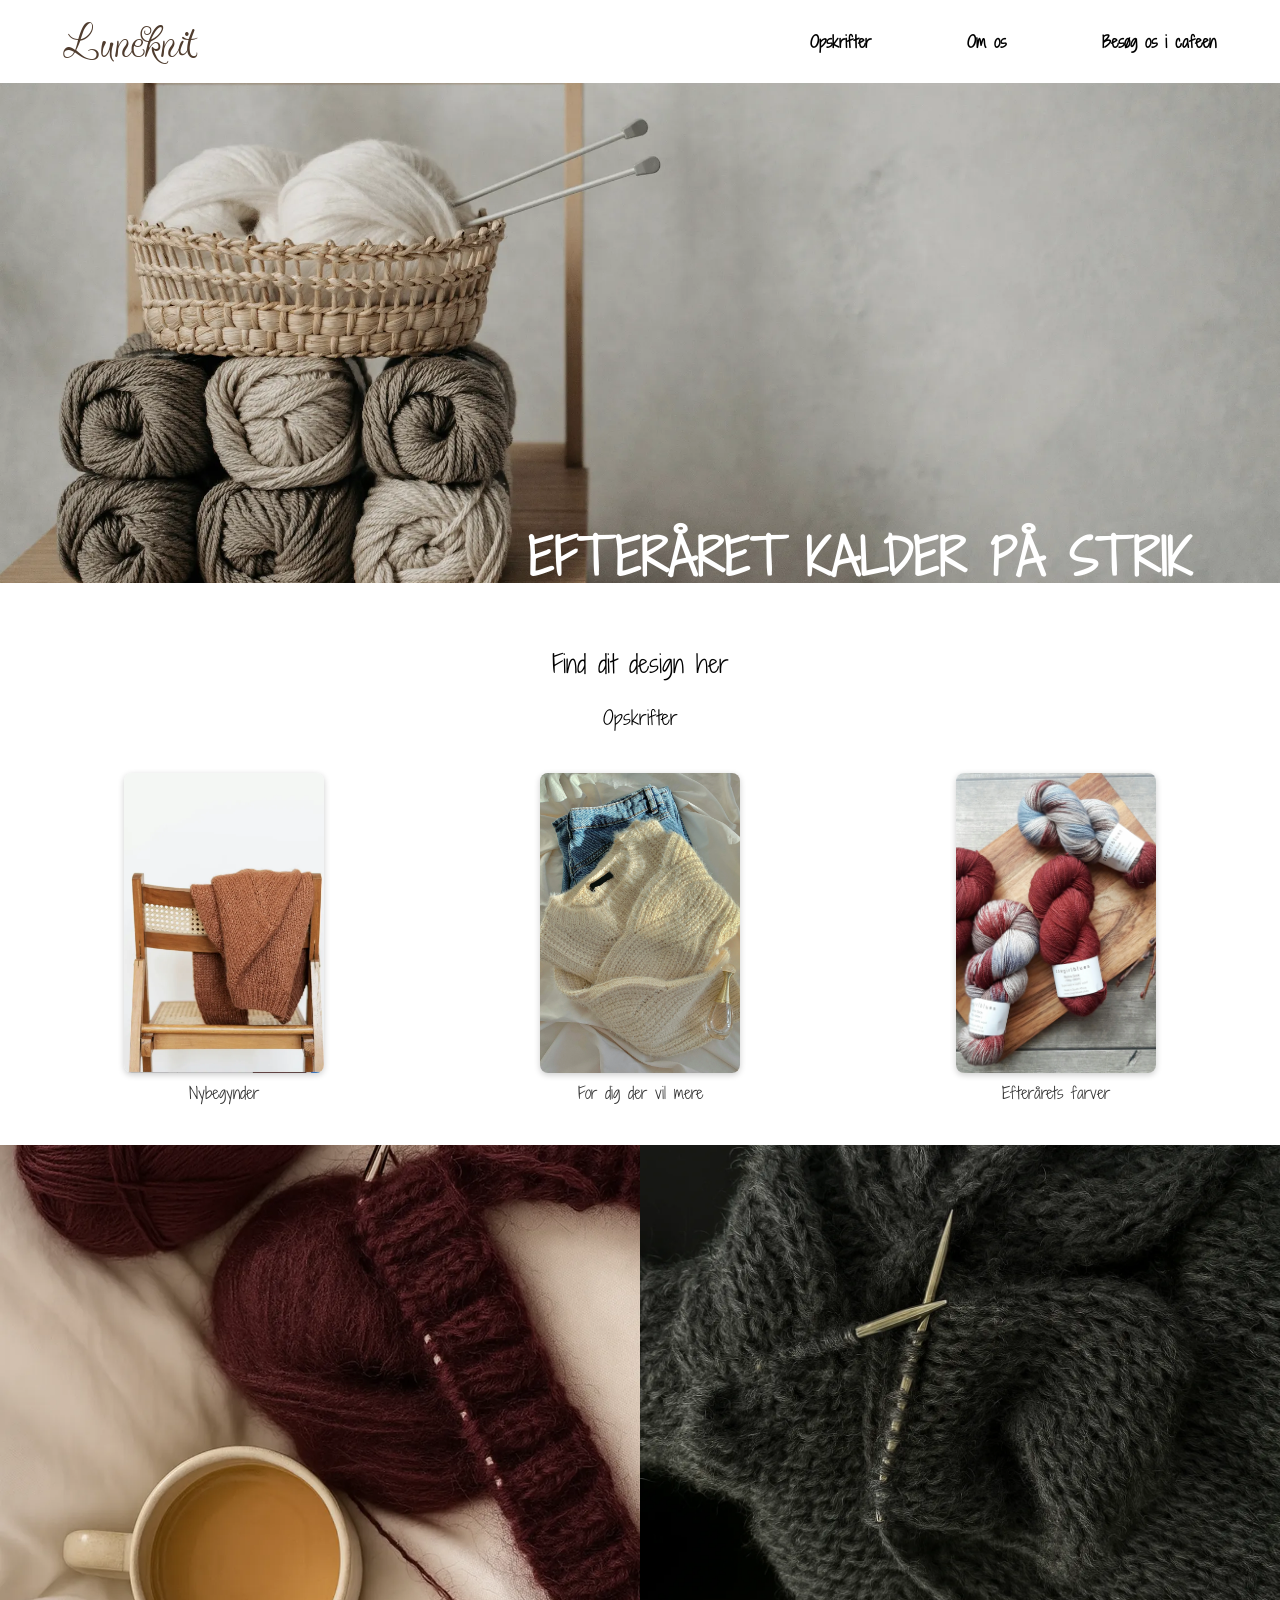
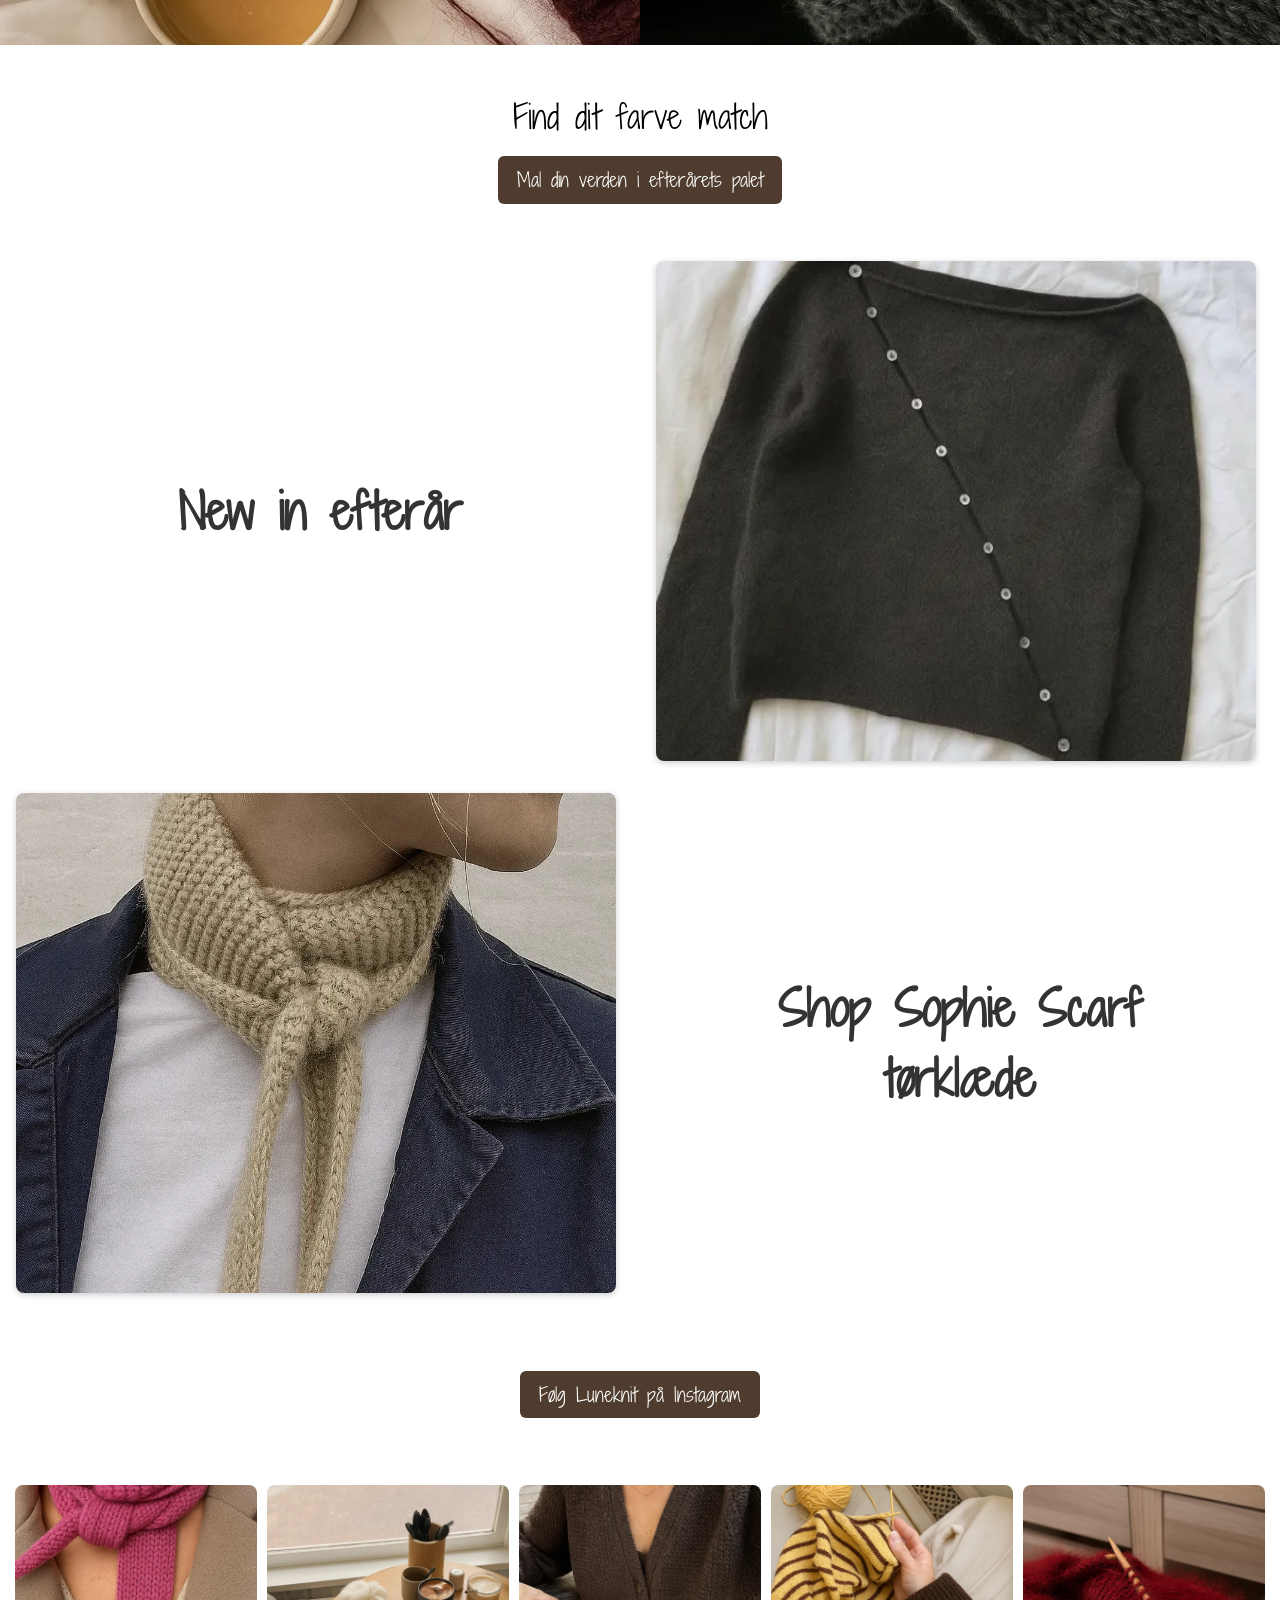
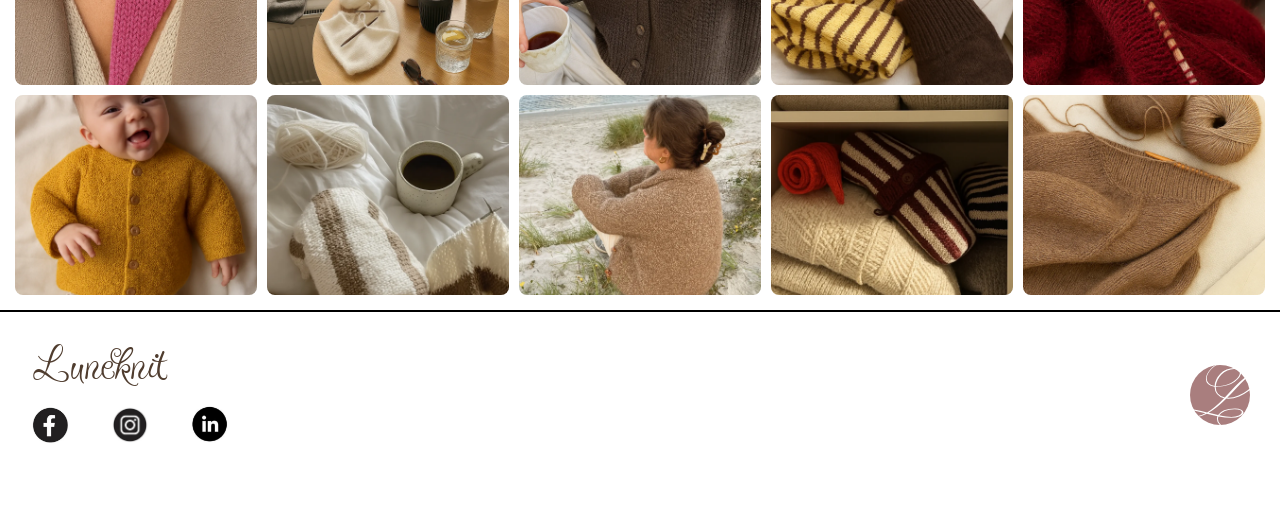
<file: index.html>
<!DOCTYPE html>
<html lang="en">
  <head>
    <meta charset="UTF-8" />
    <meta name="viewport" content="width=device-width, initial-scale=1.0" />
    <title>Luneknit</title>
    <link rel="stylesheet" href="Css/General.css" />
    <link rel="stylesheet" href="Css/Layout.css" />
    <link rel="icon" type="image/svg" href="Billeder/favicon.svg" />
    <link rel="preconnect" href="https://fonts.googleapis.com" />
    <link rel="preconnect" href="https://fonts.gstatic.com" crossorigin />
    <link href="https://fonts.googleapis.com/css2?family=Puppies+Play&family=Shadows+Into+Light+Two&display=swap" rel="stylesheet" />
  </head>
  <body>
    <header class="header">
      <div class="header-container">
        <h1 class="logo">Luneknit</h1>
        <nav class="main-nav">
          <ul class="nav-links">
            <li class="dropdown">
              <a href="Opskrifter.html">Opskrifter</a>
              <ul class="dropdown-menu">
                <li><a href="Erfaren.html">Erfaren</a></li>
                <li><a href="Nybegynder.html">Nybegynder</a></li>
              </ul>
            </li>
            <li><a href="index.html">Om os</a></li>
            <li><a href="Besøg.html">Besøg os i cafeen</a></li>
          </ul>
        </nav>
      </div>

      <section>
        <div class="forside-slider">
          <div class="slide active">
            <img src="Billeder/Forsidestrik.webp" alt="Efterårsbillede" />
            <h2 class="forside-tekst">EFTERÅRET KALDER PÅ STRIK</h2>
          </div>
          <div class="slide">
            <img src="Billeder/forsidebrun2.webp" alt="Garnkurv og hygge" />
            <h2 class="forside-tekst">VARME MASKER TIL KOLDE DAGE</h2>
          </div>
          <div class="slide">
            <img src="Billeder/forside2.webp" alt="Strik og kaffe" />
            <h2 class="forside-tekst">SKAB MED HJERTET OG HÆNDERNE</h2>
          </div>
        </div>
      </section>

      <script>
        let currentSlide = 0;
        const slides = document.querySelectorAll(".slide");

        function showSlide(index) {
          slides.forEach((slide, i) => {
            slide.classList.toggle("active", i === index);
          });
        }

        function nextSlide() {
          currentSlide = (currentSlide + 1) % slides.length;
          showSlide(currentSlide);
        }

        setInterval(nextSlide, 6000);
      </script>
    </header>

    <main>
      <section class="center-container">
        <h2>Find dit design her</h2>
        <h3>Opskrifter</h3>
      </section>
      <section class="design-kategorier">
        <a href="Opskrifter.html" class="kategori">
          <img src="Billeder/web.webp" alt="Nybegynder" />
          <h3>Nybegynder</h3>
          <!-- Link til billede: https://www.pexels.com/da-dk/foto/mode-vaeg-pullover-troje-4210854/ -->
        </a>
        <a href="Opskrifter.html" class="kategori">
          <img src="Billeder/pexels-solodsha-15667095_result.webp" alt="For dig der vil mere" />
          <h3>For dig der vil mere</h3>
          <!-- Link til billede: https://www.pexels.com/da-dk/foto/mode-jeans-cowboybukser-sweater-15667095/ -->
        </a>
        <a href="Besøg.html" class="kategori">
          <img src="Billeder/pexels-surene-palvie-1075224-2399122_result.webp" alt="Efterårets farver" />
          <h3>Efterårets farver</h3>
          <!-- Link til billede: https://www.pexels.com/da-dk/foto/rodt-og-blat-garn-pa-traeplade-2399122/ -->
        </a>
      </section>
      <section class="billede-række">
        <img src="Billeder/BCO.04c77a5e-2004-4c65-8c07-b83898d0d339_result.webp" alt="Strik og kaffe" />
        <img src="Billeder/BCO.b8300d81-bcd2-4912-a56c-17e2a1e2c6f3_result.webp" alt="Grå strik med pinde" />
      </section>
      <section class="cta-sektion">
        <h2>Find dit farve match</h2>
        <h3>
          <a href="Besøg.html" target="_blank" rel="noopener noreferrer"> Mal din verden i efterårets palet </a>
        </h3>
      </section>
      <section class="blok">
        <div class="tekst">
          <h2>New in efterår</h2>
        </div>
        <a href="Opskrifter.html" class="billede">
          <img src="Billeder/Sweater.webp" alt="Sweater" />
        </a>
      </section>

      <section class="blok">
        <a href="Nybegynder.html" class="billede">
          <img src="Billeder/sopfiescarf.webp" alt="Sophie Scarf" />
        </a>
        <div class="tekst">
          <h2>Shop Sophie Scarf tørklæde</h2>
        </div>
      </section>
      <section class="cta-sektion">
        <h3>
          <a href="https://www.instagram.com/petiteknit/" class="instagram-knap" target="_blank" rel="noopener noreferrer"> Følg Luneknit på Instagram </a>
        </h3>
      </section>
      <section>
        <div class="image-grid">
          <img src="Billeder/tørklæde.webp" alt="" />
          <img src="Billeder/cafe.webp" alt="" />
          <img src="Billeder/brunsweater.webp" alt="" />
          <img src="Billeder/gul.webp" alt="" />
          <img src="Billeder/rød.webp" alt="" />
          <img src="Billeder/baby.webp" alt="" />
          <img src="Billeder/strikkeiseng.webp" alt="" />
          <img src="Billeder/strand.webp" alt="" />
          <img src="Billeder/skab.webp" alt="" />
          <img src="Billeder/strikke.webp" alt="" />
        </div>
      </section>
    </main>
    <footer class="footer">
      <div class="footer-content">
        <h1 class="logo">Luneknit</h1>

        <div class="social-links">
          <a href="https://www.facebook.com/anily.start.3760/" target="_blank" rel="noopener noreferrer">
            <img src="Billeder/face.webp" alt="Facebook" />
          </a>
          <a href="https://www.instagram.com/petiteknit/" target="_blank" rel="noopener noreferrer">
            <img src="Billeder/insta.webp" alt="Instagram" />
          </a>
          <a href="https://www.linkedin.com/in/emily-start-a29264216/" target="_blank" rel=" noopener noreferrer">
            <img src="Billeder/linkedin.webp" alt="LinkedIn" />
          </a>
        </div>

        <img src="Billeder/favicon.svg" alt="Ekstra logo" class="extra-logo" />
      </div>
    </footer>
  </body>
</html>
</file>
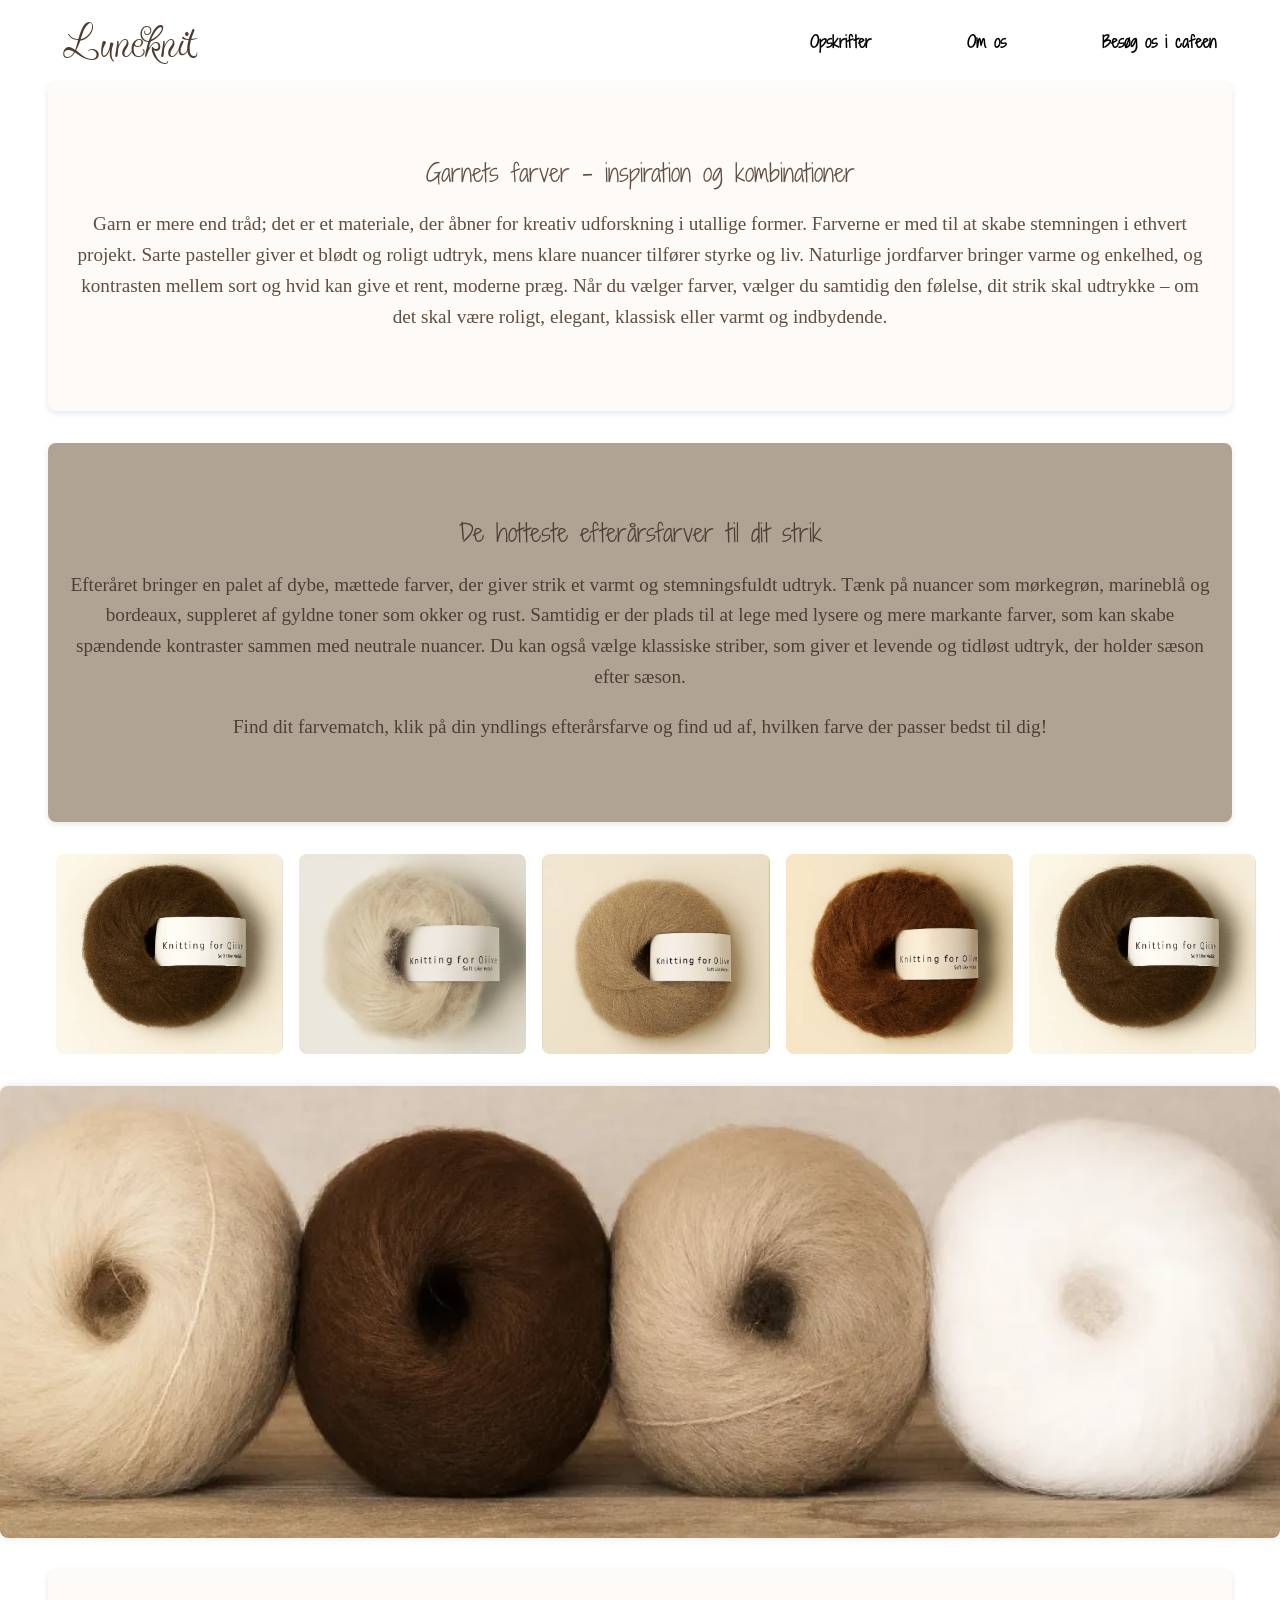
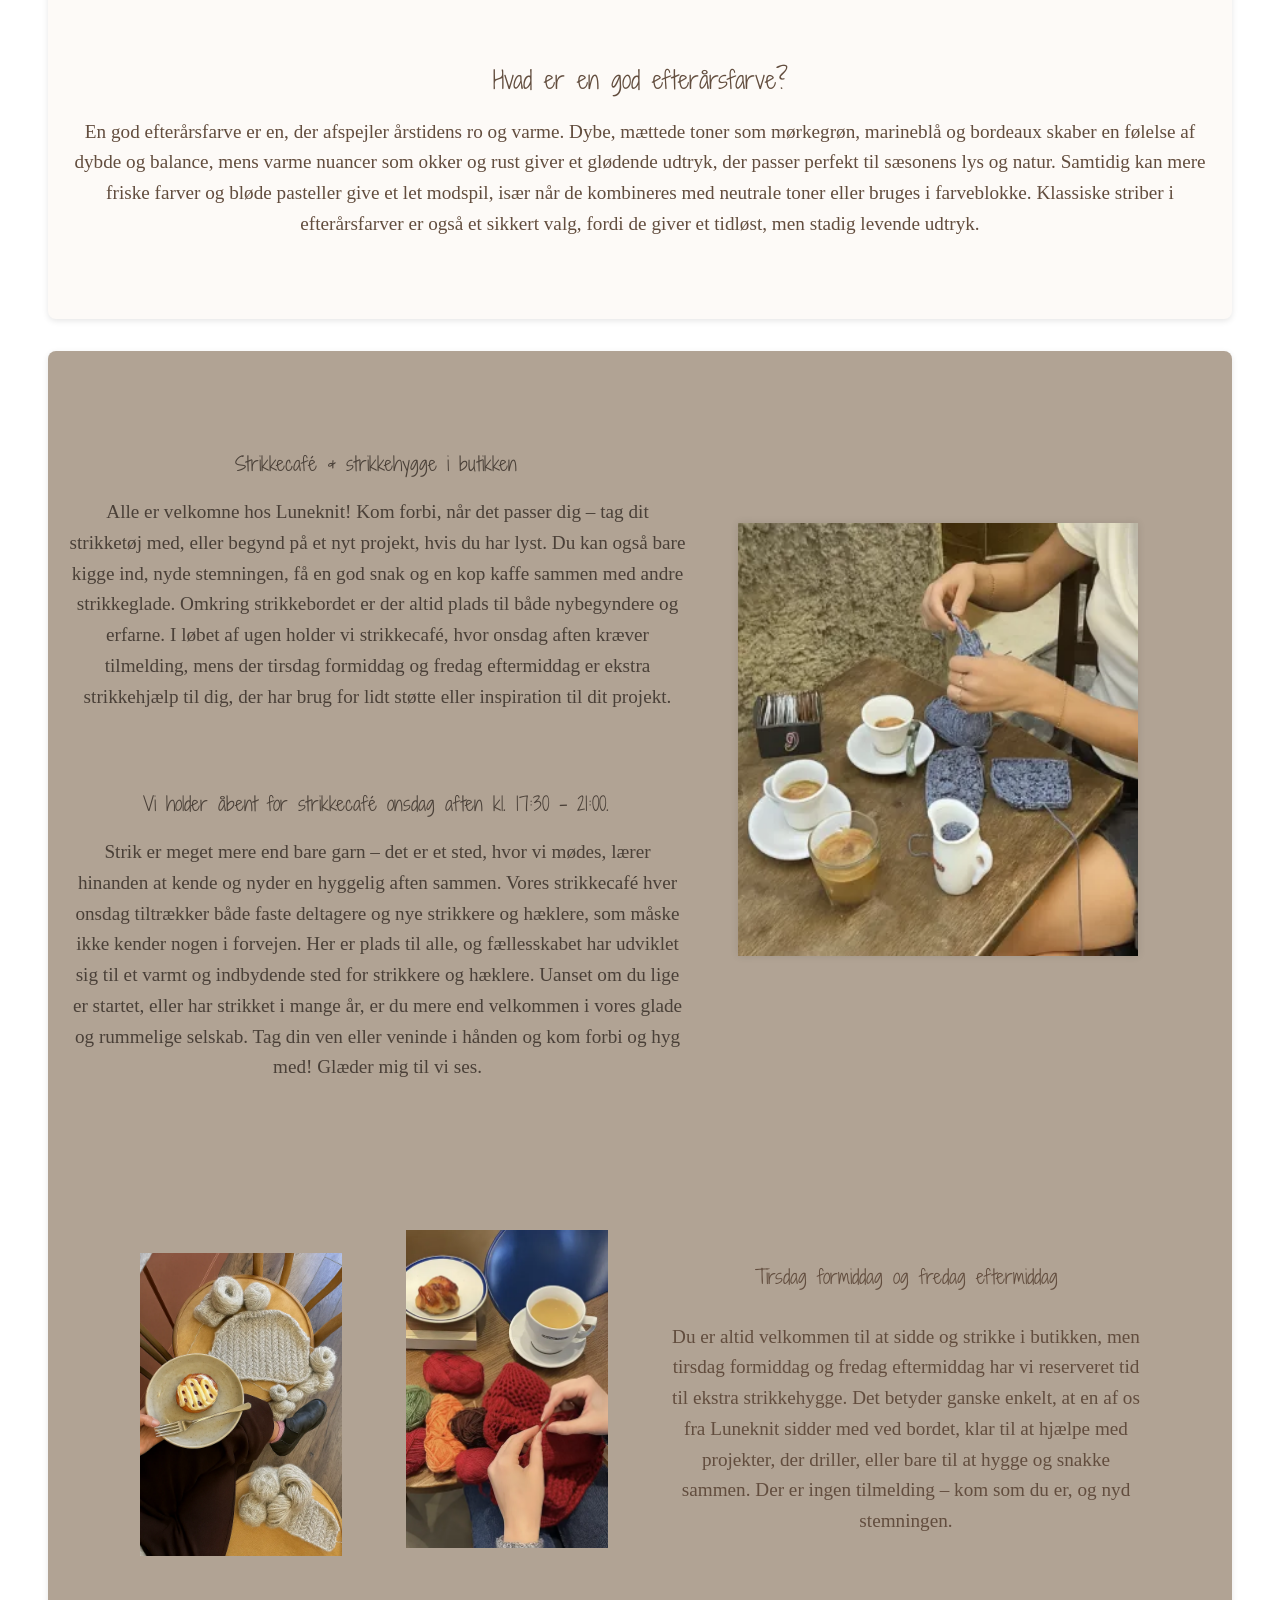
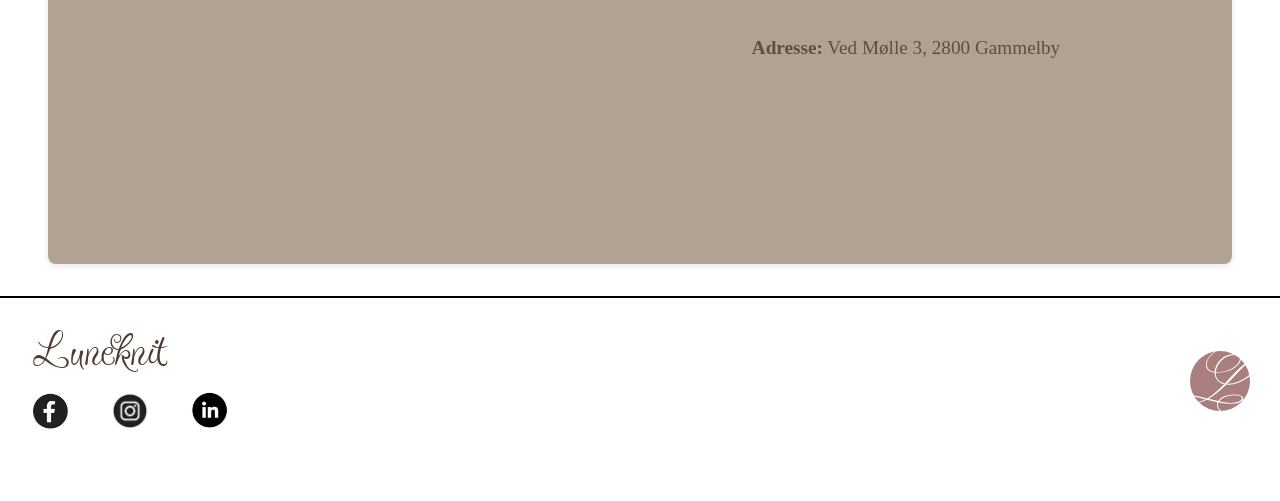
<file: Besøg.html>
<!DOCTYPE html>
<html lang="en">
  <head>
    <meta charset="UTF-8" />
    <meta name="viewport" content="width=device-width, initial-scale=1.0" />
    <title>Luneknit</title>
    <link rel="stylesheet" href="Css/General.css" />
    <link rel="stylesheet" href="Css/Layout.css" />
    <link rel="icon" type="image/svg" href="Billeder/favicon.svg" />
    <link rel="preconnect" href="https://fonts.googleapis.com" />
    <link rel="preconnect" href="https://fonts.gstatic.com" crossorigin />
    <link href="https://fonts.googleapis.com/css2?family=Puppies+Play&family=Shadows+Into+Light+Two&display=swap" rel="stylesheet" />
  </head>
  <body>
    <header class="header">
      <div class="header-container">
        <h1 class="logo">Luneknit</h1>
        <nav class="main-nav">
          <ul class="nav-links">
            <li class="dropdown">
              <a href="Opskrifter.html">Opskrifter</a>
              <ul class="dropdown-menu">
                <li><a href="Erfaren.html">Erfaren</a></li>
                <li><a href="Nybegynder.html">Nybegynder</a></li>
              </ul>
            </li>
            <li><a href="index.html">Om os</a></li>
            <li><a href="Besøg.html">Besøg os i cafeen</a></li>
          </ul>
        </nav>
      </div>
    </header>
    <main>
      <section class="garn-info">
        <h2>Garnets farver – inspiration og kombinationer</h2>
        <p>
          Garn er mere end tråd; det er et materiale, der åbner for kreativ udforskning i utallige former. Farverne er med til at skabe stemningen i ethvert projekt. Sarte pasteller giver et blødt og roligt udtryk, mens klare nuancer tilfører styrke
          og liv. Naturlige jordfarver bringer varme og enkelhed, og kontrasten mellem sort og hvid kan give et rent, moderne præg. Når du vælger farver, vælger du samtidig den følelse, dit strik skal udtrykke – om det skal være roligt, elegant,
          klassisk eller varmt og indbydende.
        </p>
      </section>
      <section class="farver-info">
        <h3>De hotteste efterårsfarver til dit strik</h3>
        <p>
          Efteråret bringer en palet af dybe, mættede farver, der giver strik et varmt og stemningsfuldt udtryk. Tænk på nuancer som mørkegrøn, marineblå og bordeaux, suppleret af gyldne toner som okker og rust. Samtidig er der plads til at lege med
          lysere og mere markante farver, som kan skabe spændende kontraster sammen med neutrale nuancer. Du kan også vælge klassiske striber, som giver et levende og tidløst udtryk, der holder sæson efter sæson.
        </p>
        <p>Find dit farvematch, klik på din yndlings efterårsfarve og find ud af, hvilken farve der passer bedst til dig!</p>
      </section>
      <section class="garn-række">
        <a href="https://link1.dk" target="_blank">
          <img src="Billeder/brungarn.webp" alt="Garn 1" />
        </a>
        <a href="https://link2.dk" target="_blank">
          <img src="Billeder/beigegarn.webp" alt="Garn 2" />
        </a>
        <a href="https://link3.dk" target="_blank">
          <img src="Billeder/mørkerebeige.webp" alt="Garn 3" />
        </a>
        <a href="https://link4.dk" target="_blank">
          <img src="Billeder/rødgarn.webp" alt="Garn 4" />
        </a>
        <a href="https://link5.dk" target="_blank">
          <img src="Billeder/brungarn.webp" alt="Garn 5" />
        </a>
      </section>

      <section class="garnbillede">
        <img src="Billeder/købgarn.webp" alt="Garn 6" />
      </section>

      <section class="garn-info">
        <h4>Hvad er en god efterårsfarve?</h4>
        <p>
          En god efterårsfarve er en, der afspejler årstidens ro og varme. Dybe, mættede toner som mørkegrøn, marineblå og bordeaux skaber en følelse af dybde og balance, mens varme nuancer som okker og rust giver et glødende udtryk, der passer
          perfekt til sæsonens lys og natur. Samtidig kan mere friske farver og bløde pasteller give et let modspil, især når de kombineres med neutrale toner eller bruges i farveblokke. Klassiske striber i efterårsfarver er også et sikkert valg,
          fordi de giver et tidløst, men stadig levende udtryk.
        </p>
      </section>
      <section class="strikkecafe-layout">
        <!-- Øverste sektion: tekst venstre, billede højre -->
        <div class="strikkecafe">
          <div class="strikkecafe-tekst">
            <h2>Strikkecafé & strikkehygge i butikken</h2>
            <p>
              Alle er velkomne hos Luneknit! Kom forbi, når det passer dig – tag dit strikketøj med, eller begynd på et nyt projekt, hvis du har lyst. Du kan også bare kigge ind, nyde stemningen, få en god snak og en kop kaffe sammen med andre
              strikkeglade. Omkring strikkebordet er der altid plads til både nybegyndere og erfarne. I løbet af ugen holder vi strikkecafé, hvor onsdag aften kræver tilmelding, mens der tirsdag formiddag og fredag eftermiddag er ekstra strikkehjælp
              til dig, der har brug for lidt støtte eller inspiration til dit projekt.
            </p>
            <h3>Vi holder åbent for strikkecafé onsdag aften kl. 17:30 - 21:00.</h3>
            <p>
              Strik er meget mere end bare garn – det er et sted, hvor vi mødes, lærer hinanden at kende og nyder en hyggelig aften sammen. Vores strikkecafé hver onsdag tiltrækker både faste deltagere og nye strikkere og hæklere, som måske ikke
              kender nogen i forvejen. Her er plads til alle, og fællesskabet har udviklet sig til et varmt og indbydende sted for strikkere og hæklere. Uanset om du lige er startet, eller har strikket i mange år, er du mere end velkommen i vores
              glade og rummelige selskab. Tag din ven eller veninde i hånden og kom forbi og hyg med! Glæder mig til vi ses.
            </p>
          </div>
          <div class="billede-cafe">
            <img src="Billeder/stortbillede.webp" alt="Kaffe og kage på bordet" />
          </div>
        </div>

        <!-- Nederste sektion: billeder venstre, tekst højre -->
        <div class="bund-sektion">
          <div class="billeder-venstre">
            <img src="Billeder/kageogstrik.webp" alt="Strik i hånden" class="kage-strik-billede" />

            <img src="Billeder/lillebillede.webp" alt="Strik med hue og kaffe" />
          </div>
          <div class="tekst-højre">
            <h3>Tirsdag formiddag og fredag eftermiddag</h3>
            <p>
              Du er altid velkommen til at sidde og strikke i butikken, men tirsdag formiddag og fredag eftermiddag har vi reserveret tid til ekstra strikkehygge. Det betyder ganske enkelt, at en af os fra Luneknit sidder med ved bordet, klar til at
              hjælpe med projekter, der driller, eller bare til at hygge og snakke sammen. Der er ingen tilmelding – kom som du er, og nyd stemningen.
            </p>
            <p><strong>Adresse:</strong> Ved Mølle 3, 2800 Gammelby</p>
          </div>
        </div>
      </section>
    </main>
    <footer class="footer2">
      <div class="footer-content">
        <h1 class="logo">Luneknit</h1>

        <div class="social-links">
          <a href="https://www.facebook.com/anily.start.3760/" target="_blank" rel="noopener noreferrer">
            <img src="Billeder/face.webp" alt="Facebook" />
          </a>
          <a href="https://www.instagram.com/petiteknit/" target="_blank" rel="noopener noreferrer">
            <img src="Billeder/insta.webp" alt="Instagram" />
          </a>
          <a href="https://www.linkedin.com/in/emily-start-a29264216/" target="_blank" rel=" noopener noreferrer">
            <img src="Billeder/linkedin.webp" alt="LinkedIn" />
          </a>
        </div>

        <img src="Billeder/favicon.svg" alt="Ekstra logo" class="extra-logo" />
      </div>
    </footer>
  </body>
</html>
</file>
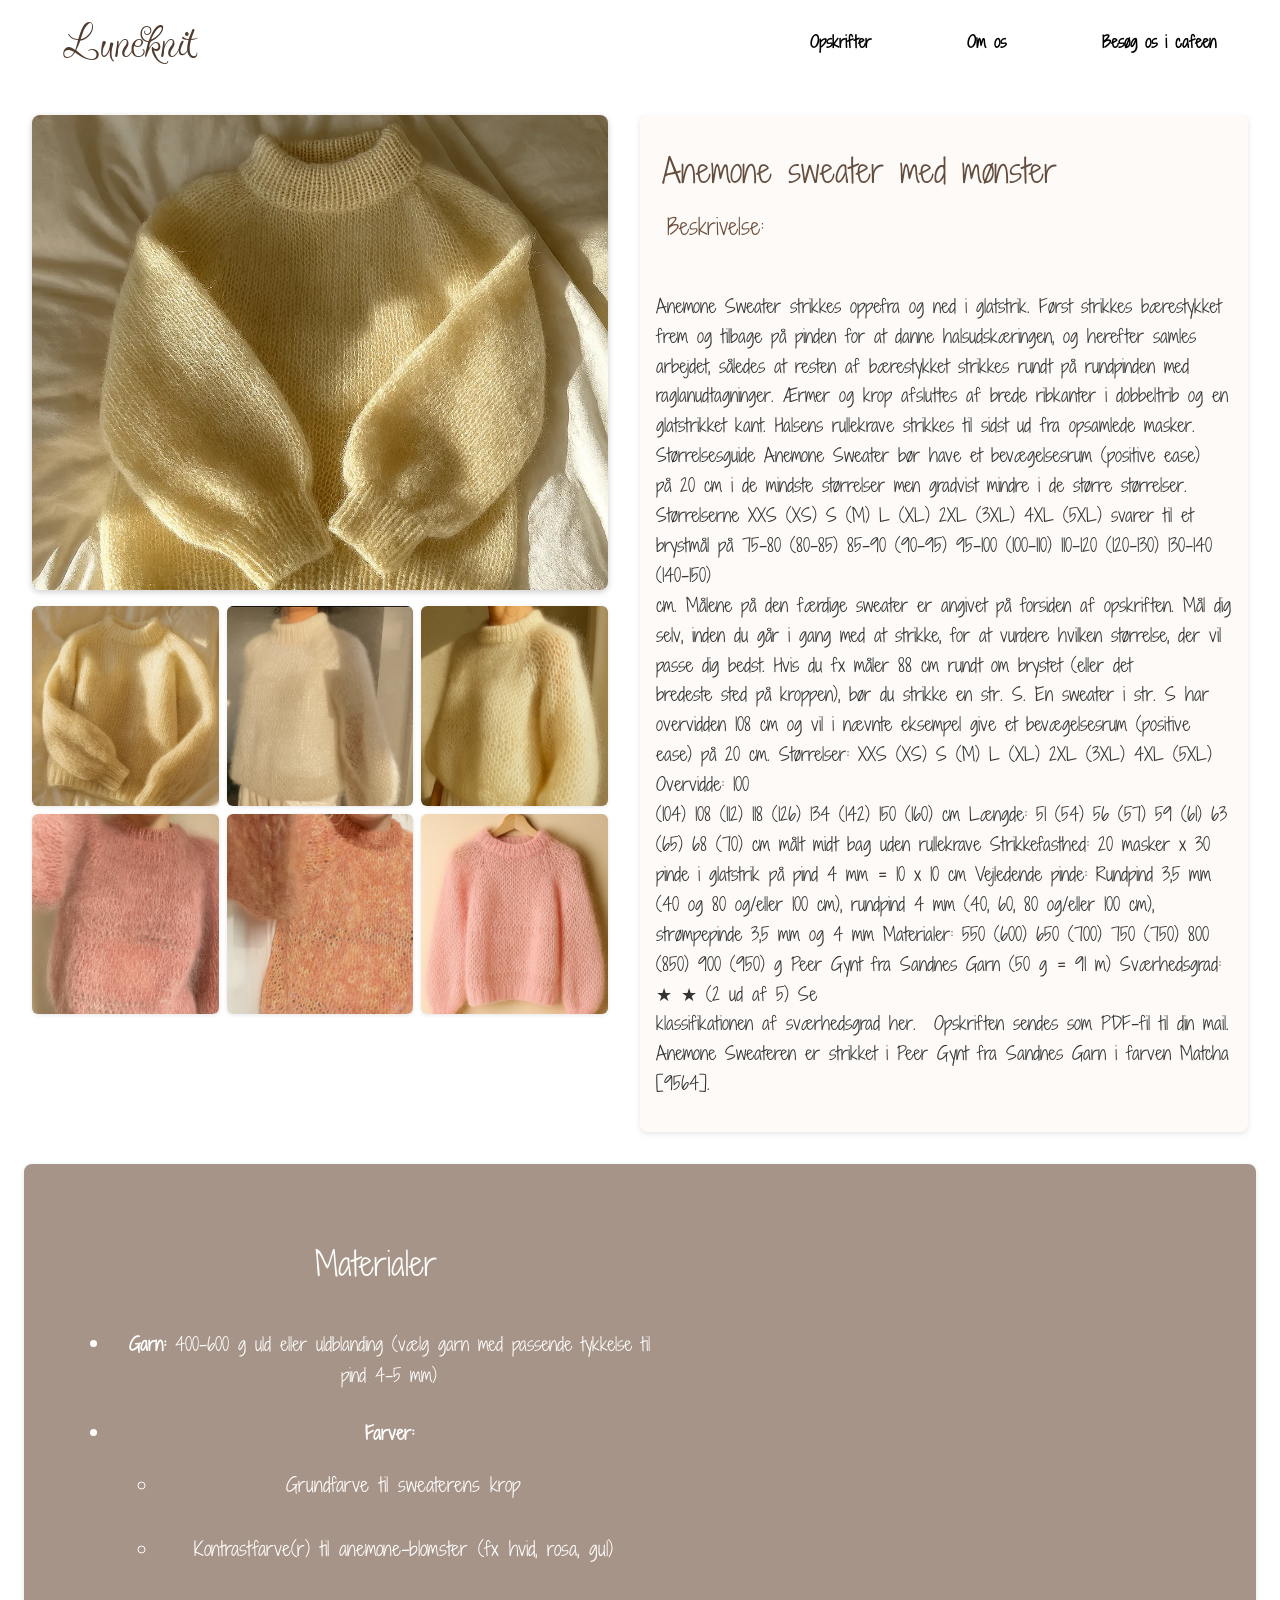
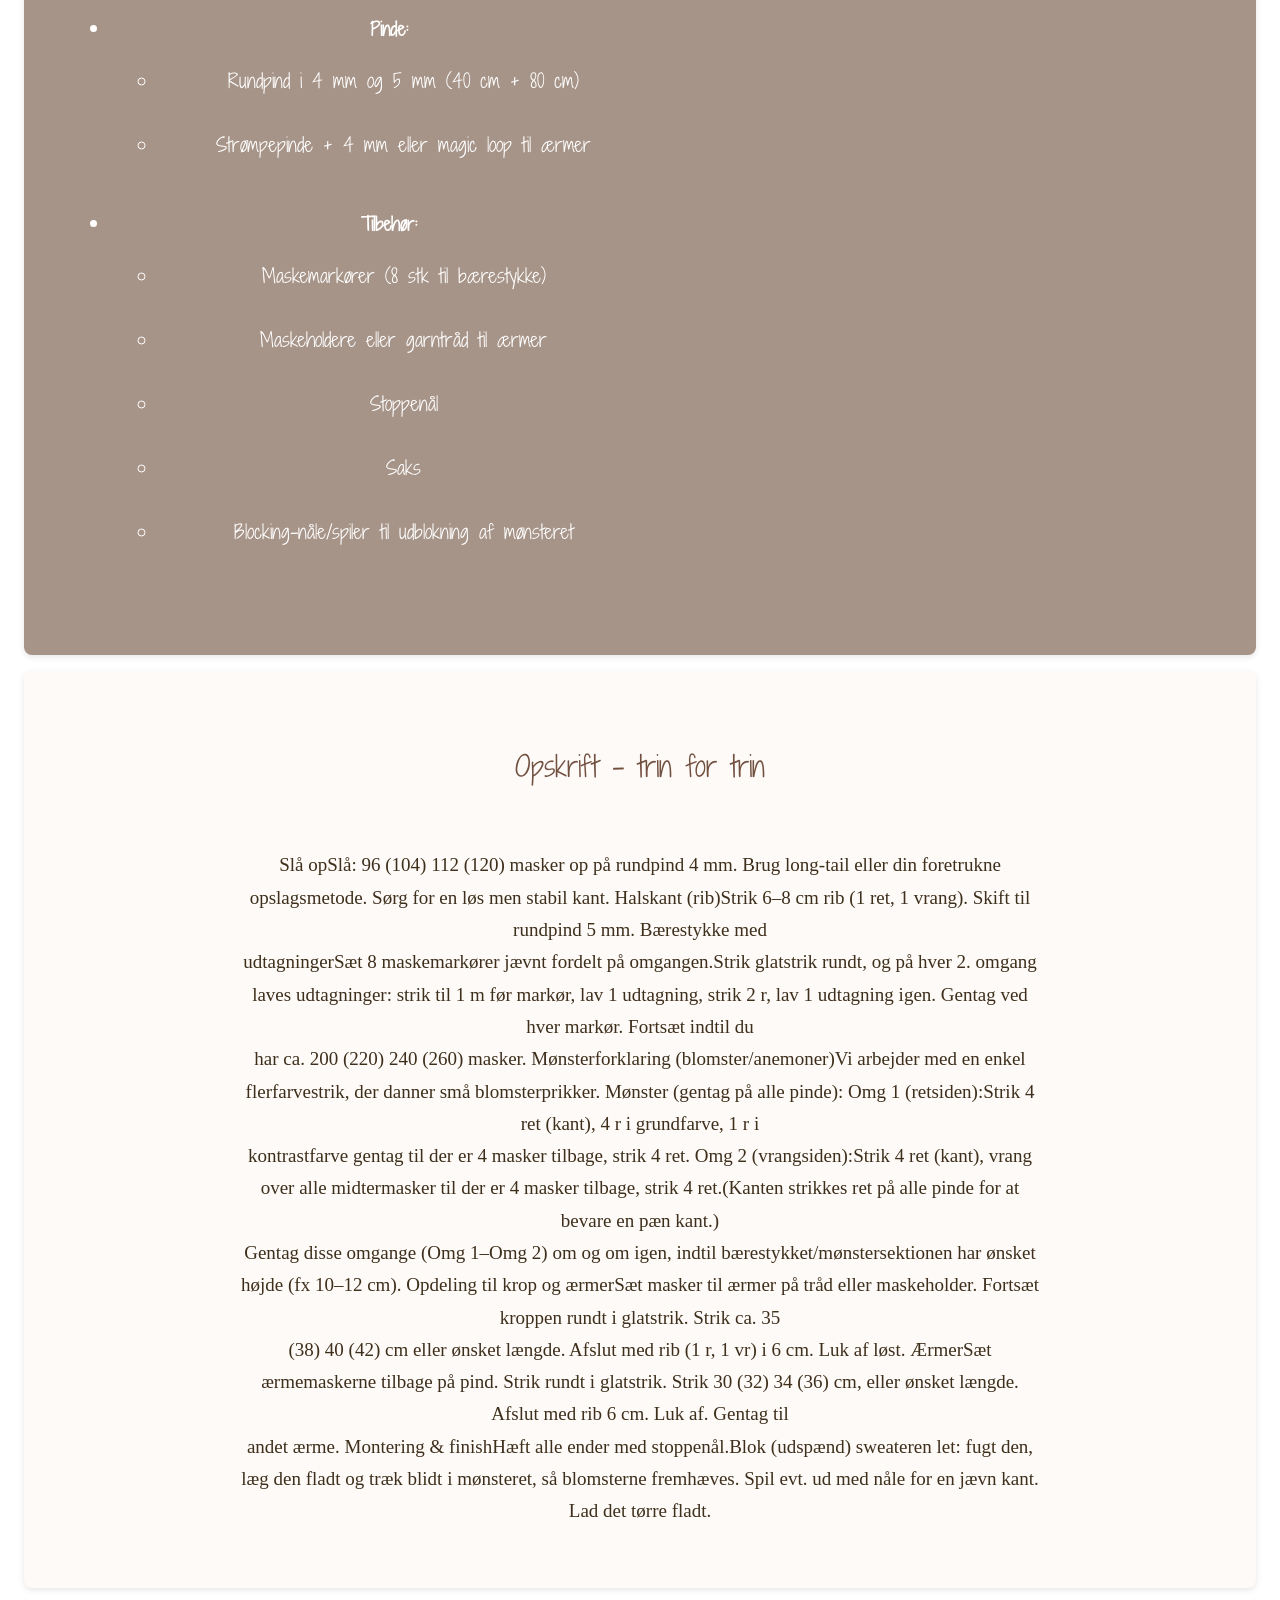
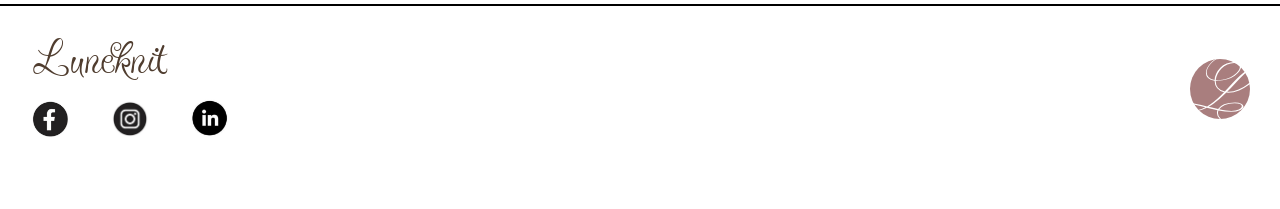
<file: Erfaren.html>
<!DOCTYPE html>
<html lang="en">
  <head>
    <meta charset="UTF-8" />
    <meta name="viewport" content="width=device-width, initial-scale=1.0" />
    <title>Luneknit</title>
    <link rel="stylesheet" href="Css/General.css" />
    <link rel="stylesheet" href="Css/Layout.css" />
    <link rel="icon" type="image/svg" href="Billeder/favicon.svg" />
    <link rel="preconnect" href="https://fonts.googleapis.com" />
    <link rel="preconnect" href="https://fonts.gstatic.com" crossorigin />
    <link href="https://fonts.googleapis.com/css2?family=Puppies+Play&family=Shadows+Into+Light+Two&display=swap" rel="stylesheet" />
  </head>
  <body>
    <header class="header">
      <div class="header-container">
        <h1 class="logo">Luneknit</h1>
        <nav class="main-nav">
          <ul class="nav-links">
            <li class="dropdown">
              <a href="Opskrifter.html">Opskrifter</a>
              <ul class="dropdown-menu">
                <li><a href="Erfaren.html">Erfaren</a></li>
                <li><a href="Nybegynder.html">Nybegynder</a></li>
              </ul>
            </li>
            <li><a href="index.html">Om os</a></li>
            <li><a href="Besøg.html">Besøg os i cafeen</a></li>
          </ul>
        </nav>
      </div>
    </header>
    <main>
      <section class="anemonesweater">
        <div class="anemonebilleder">
          <img src="Billeder/erfaren2.webp" alt="Anemone stort billede" class="stor-billede" />

          <div class="billede-galleri-anemone">
            <img src="Billeder/erfaren.webp" alt="Variation 1" />
            <img src="Billeder/anemone.webp" alt="Variation 2" />
            <img src="Billeder/gulanemone.webp" alt="Variation 3" />
            <img src="Billeder/lyserød.webp" alt="Variation 4" />
            <img src="Billeder/anemonelyserød.webp" alt="Variation 5" />
            <img src="Billeder/lyserødbøjle.webp" alt="Variation 6" />
          </div>
        </div>

        <div class="Overskrift4">
          <h2>Anemone sweater med mønster</h2>
          <h3>Beskrivelse:</h3>
          <p>
            Anemone Sweater strikkes oppefra og ned i glatstrik. Først strikkes bærestykket frem og tilbage på pinden for at danne halsudskæringen, og herefter samles arbejdet, således at resten af bærestykket strikkes rundt på rundpinden med
            raglanudtagninger. Ærmer og krop afsluttes af brede ribkanter i dobbeltrib og en glatstrikket kant. Halsens rullekrave strikkes til sidst ud fra opsamlede masker. Størrelsesguide Anemone Sweater bør have et bevægelsesrum (positive ease)
            på 20 cm i de mindste størrelser men gradvist mindre i de større størrelser. Størrelserne XXS (XS) S (M) L (XL) 2XL (3XL) 4XL (5XL) svarer til et brystmål på 75-80 (80-85) 85-90 (90-95) 95-100 (100-110) 110-120 (120-130) 130-140 (140-150)
            cm. Målene på den færdige sweater er angivet på forsiden af opskriften. Mål dig selv, inden du går i gang med at strikke, for at vurdere hvilken størrelse, der vil passe dig bedst. Hvis du fx måler 88 cm rundt om brystet (eller det
            bredeste sted på kroppen), bør du strikke en str. S. En sweater i str. S har overvidden 108 cm og vil i nævnte eksempel give et bevægelsesrum (positive ease) på 20 cm. Størrelser: XXS (XS) S (M) L (XL) 2XL (3XL) 4XL (5XL) Overvidde: 100
            (104) 108 (112) 118 (126) 134 (142) 150 (160) cm Længde: 51 (54) 56 (57) 59 (61) 63 (65) 68 (70) cm målt midt bag uden rullekrave Strikkefasthed: 20 masker x 30 pinde i glatstrik på pind 4 mm = 10 x 10 cm Vejledende pinde: Rundpind 3,5 mm
            (40 og 80 og/eller 100 cm), rundpind 4 mm (40, 60, 80 og/eller 100 cm), strømpepinde 3,5 mm og 4 mm Materialer: 550 (600) 650 (700) 750 (750) 800 (850) 900 (950) g Peer Gynt fra Sandnes Garn (50 g = 91 m) Sværhedsgrad: ★ ★ (2 ud af 5) Se
            klassifikationen af sværhedsgrad her.  Opskriften sendes som PDF-fil til din mail. Anemone Sweateren er strikket i Peer Gynt fra Sandnes Garn i farven Matcha [9564].
          </p>
        </div>
      </section>
      <section class="materialer-section">
        <div class="materialer-tekst">
          <h2>Materialer</h2>
          <ul>
            <li><strong>Garn:</strong> 400–600 g uld eller uldblanding (vælg garn med passende tykkelse til pind 4–5 mm)</li>
            <li>
              <strong>Farver:</strong>
              <ul>
                <li>Grundfarve til sweaterens krop</li>
                <li>Kontrastfarve(r) til anemone-blomster (fx hvid, rosa, gul)</li>
              </ul>
            </li>
            <li>
              <strong>Pinde:</strong>
              <ul>
                <li>Rundpind i 4 mm og 5 mm (40 cm + 80 cm)</li>
                <li>Strømpepinde + 4 mm eller magic loop til ærmer</li>
              </ul>
            </li>
            <li>
              <strong>Tilbehør:</strong>
              <ul>
                <li>Maskemarkører (8 stk til bærestykke)</li>
                <li>Maskeholdere eller garntråd til ærmer</li>
                <li>Stoppenål</li>
                <li>Saks</li>
                <li>Blocking-nåle/spiler til udblokning af mønsteret</li>
              </ul>
            </li>
          </ul>
        </div>
      </section>
      <section class="strikkeopskrift">
        <h2>Opskrift – trin for trin</h2>
        <p>
          Slå opSlå: 96 (104) 112 (120) masker op på rundpind 4 mm. Brug long-tail eller din foretrukne opslagsmetode. Sørg for en løs men stabil kant. Halskant (rib)Strik 6–8 cm rib (1 ret, 1 vrang). Skift til rundpind 5 mm. Bærestykke med
          udtagningerSæt 8 maskemarkører jævnt fordelt på omgangen.Strik glatstrik rundt, og på hver 2. omgang laves udtagninger: strik til 1 m før markør, lav 1 udtagning, strik 2 r, lav 1 udtagning igen. Gentag ved hver markør. Fortsæt indtil du
          har ca. 200 (220) 240 (260) masker. Mønsterforklaring (blomster/anemoner)Vi arbejder med en enkel flerfarvestrik, der danner små blomsterprikker. Mønster (gentag på alle pinde): Omg 1 (retsiden):Strik 4 ret (kant), 4 r i grundfarve, 1 r i
          kontrastfarve gentag til der er 4 masker tilbage, strik 4 ret. Omg 2 (vrangsiden):Strik 4 ret (kant), vrang over alle midtermasker til der er 4 masker tilbage, strik 4 ret.(Kanten strikkes ret på alle pinde for at bevare en pæn kant.)
          Gentag disse omgange (Omg 1–Omg 2) om og om igen, indtil bærestykket/mønstersektionen har ønsket højde (fx 10–12 cm). Opdeling til krop og ærmerSæt masker til ærmer på tråd eller maskeholder. Fortsæt kroppen rundt i glatstrik. Strik ca. 35
          (38) 40 (42) cm eller ønsket længde. Afslut med rib (1 r, 1 vr) i 6 cm. Luk af løst. ÆrmerSæt ærmemaskerne tilbage på pind. Strik rundt i glatstrik. Strik 30 (32) 34 (36) cm, eller ønsket længde. Afslut med rib 6 cm. Luk af. Gentag til
          andet ærme. Montering & finishHæft alle ender med stoppenål.Blok (udspænd) sweateren let: fugt den, læg den fladt og træk blidt i mønsteret, så blomsterne fremhæves. Spil evt. ud med nåle for en jævn kant. Lad det tørre fladt.
        </p>
      </section>
    </main>
    <footer class="footer2">
      <div class="footer-content">
        <h1 class="logo">Luneknit</h1>

        <div class="social-links">
          <a href="https://www.facebook.com/anily.start.3760/" target="_blank" rel="noopener noreferrer">
            <img src="Billeder/face.webp" alt="Facebook" />
          </a>
          <a href="https://www.instagram.com/petiteknit/" target="_blank" rel="noopener noreferrer">
            <img src="Billeder/insta.webp" alt="Instagram" />
          </a>
          <a href="https://www.linkedin.com/in/emily-start-a29264216/" target="_blank" rel=" noopener noreferrer">
            <img src="Billeder/linkedin.webp" alt="LinkedIn" />
          </a>
        </div>

        <img src="Billeder/favicon.svg" alt="Ekstra logo" class="extra-logo" />
      </div>
    </footer>
  </body>
</html>
</file>
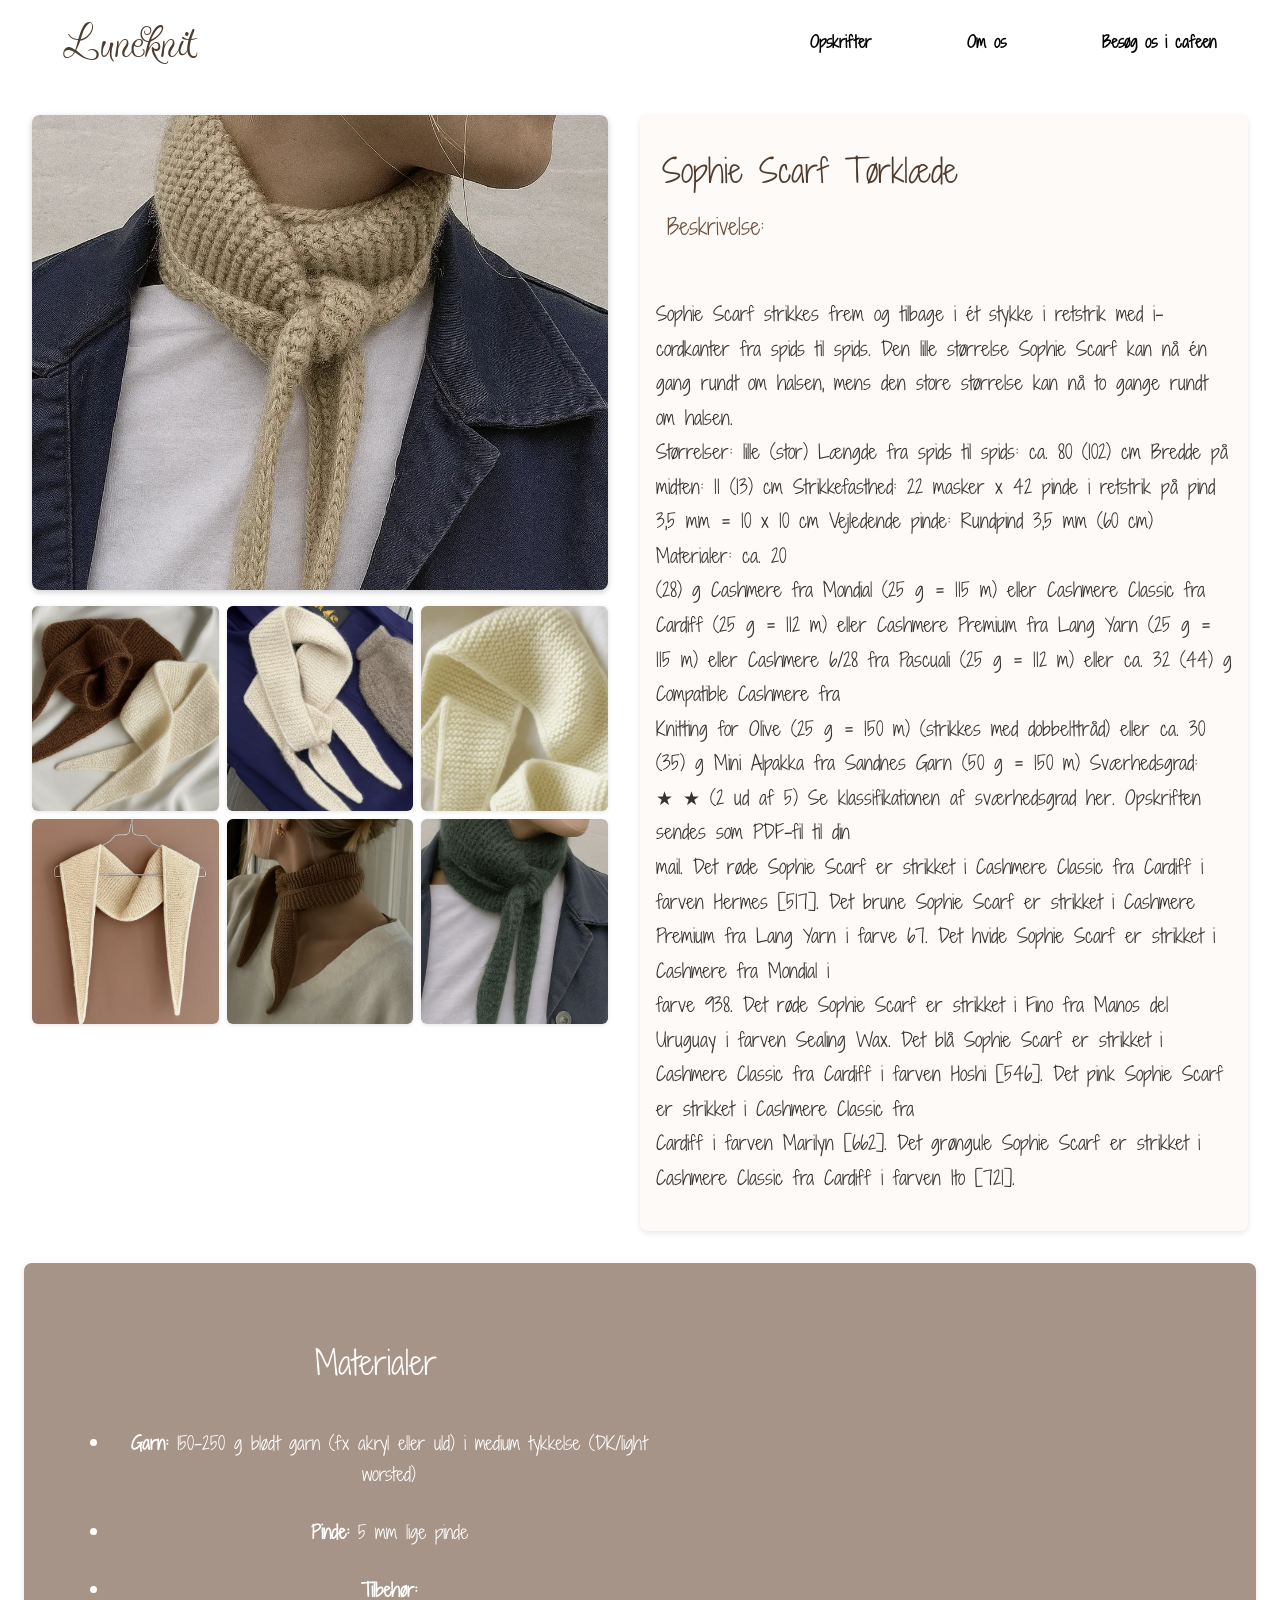
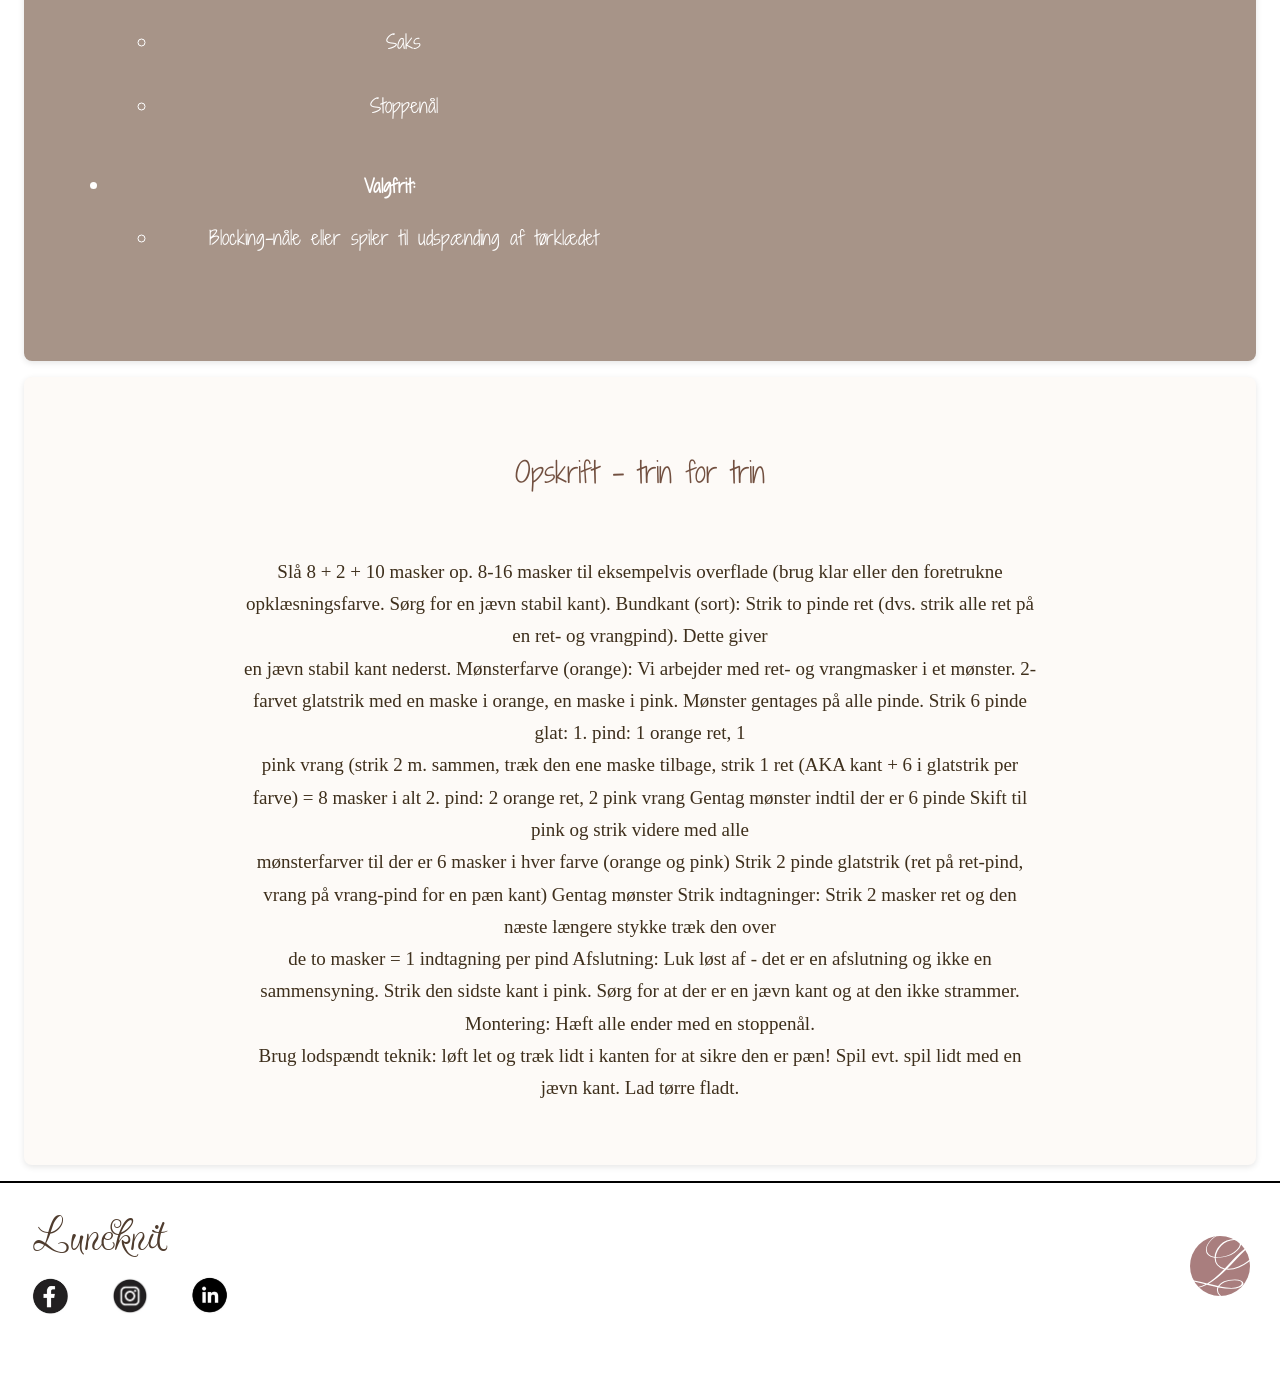
<file: Nybegynder.html>
<!DOCTYPE html>
<html lang="en">
  <head>
    <meta charset="UTF-8" />
    <meta name="viewport" content="width=device-width, initial-scale=1.0" />
    <title>Luneknit</title>
    <link rel="stylesheet" href="Css/General.css" />
    <link rel="stylesheet" href="Css/Layout.css" />
    <link rel="icon" type="image/svg" href="Billeder/favicon.svg" />
    <link rel="preconnect" href="https://fonts.googleapis.com" />
    <link rel="preconnect" href="https://fonts.gstatic.com" crossorigin />
    <link href="https://fonts.googleapis.com/css2?family=Puppies+Play&family=Shadows+Into+Light+Two&display=swap" rel="stylesheet" />
  </head>
  <body>
    <header class="header">
      <div class="header-container">
        <h1 class="logo">Luneknit</h1>
        <nav class="main-nav">
          <ul class="nav-links">
            <li class="dropdown">
              <a href="Opskrifter.html">Opskrifter</a>
              <ul class="dropdown-menu">
                <li><a href="Erfaren.html">Erfaren</a></li>
                <li><a href="Nybegynder.html">Nybegynder</a></li>
              </ul>
            </li>
            <li><a href="index.html">Om os</a></li>
            <li><a href="Besøg.html">Besøg os i cafeen</a></li>
          </ul>
        </nav>
      </div>
    </header>
    <main>
      <section class="sophie-scarf">
        <div class="sophiebilleder">
          <img src="Billeder/sopfiescarf.webp" alt="Sophie Scarf stort billede" class="stor-billede" />

          <div class="billede-galleri-sophie">
            <img src="Billeder/brunhvid.webp" alt="Variation 1" />
            <img src="Billeder/hvid.webp" alt="Variation 2" />
            <img src="Billeder/opskriftersophie.webp" alt="Variation 3" />
            <img src="Billeder/hvid2.webp" alt="Variation 4" />
            <img src="Billeder/sophiekvinde.webp" alt="Variation 5" />
            <img src="Billeder/grøn.webp" alt="Variation 6" />
          </div>
        </div>

        <div class="Overskrift3">
          <h2>Sophie Scarf Tørklæde</h2>
          <h3>Beskrivelse:</h3>
          <p>
            Sophie Scarf strikkes frem og tilbage i ét stykke i retstrik med i-cordkanter fra spids til spids. Den lille størrelse Sophie Scarf kan nå én gang rundt om halsen, mens den store størrelse kan nå to gange rundt om halsen.
            Størrelser: lille (stor) Længde fra spids til spids: ca. 80 (102) cm Bredde på midten: 11 (13) cm Strikkefasthed: 22 masker x 42 pinde i retstrik på pind 3,5 mm = 10 x 10 cm Vejledende pinde: Rundpind 3,5 mm (60 cm) Materialer: ca. 20
            (28) g Cashmere fra Mondial (25 g = 115 m) eller Cashmere Classic fra Cardiff (25 g = 112 m) eller Cashmere Premium fra Lang Yarn (25 g = 115 m) eller Cashmere 6/28 fra Pascuali (25 g = 112 m) eller ca. 32 (44) g Compatible Cashmere fra
            Knitting for Olive (25 g = 150 m) (strikkes med dobbelttråd) eller ca. 30 (35) g Mini Alpakka fra Sandnes Garn (50 g = 150 m) Sværhedsgrad: ★ ★ (2 ud af 5) Se klassifikationen af sværhedsgrad her. Opskriften sendes som PDF-fil til din
            mail. Det røde Sophie Scarf er strikket i Cashmere Classic fra Cardiff i farven Hermes [517]. Det brune Sophie Scarf er strikket i Cashmere Premium fra Lang Yarn i farve 67. Det hvide Sophie Scarf er strikket i Cashmere fra Mondial i
            farve 938. Det røde Sophie Scarf er strikket i Fino fra Manos del Uruguay i farven Sealing Wax. Det blå Sophie Scarf er strikket i Cashmere Classic fra Cardiff i farven Hoshi [546]. Det pink Sophie Scarf er strikket i Cashmere Classic fra
            Cardiff i farven Marilyn [662]. Det grøngule Sophie Scarf er strikket i Cashmere Classic fra Cardiff i farven Ito [721].
          </p>
        </div>
      </section>
      <section class="materialer-section">
        <div class="materialer-tekst">
          <h2>Materialer</h2>
          <ul>
            <li><strong>Garn:</strong> 150–250 g blødt garn (fx akryl eller uld) i medium tykkelse (DK/light worsted)</li>
            <li><strong>Pinde:</strong> 5 mm lige pinde</li>
            <li>
              <strong>Tilbehør:</strong>
              <ul>
                <li>Saks</li>
                <li>Stoppenål</li>
              </ul>
            </li>
            <li>
              <strong>Valgfrit:</strong>
              <ul>
                <li>Blocking-nåle eller spiler til udspænding af tørklædet</li>
              </ul>
            </li>
          </ul>
        </div>
      </section>
      <section class="strikkeopskrift">
        <h2>Opskrift – trin for trin</h2>
        <p>
          Slå 8 + 2 + 10 masker op. 8-16 masker til eksempelvis overflade (brug klar eller den foretrukne opklæsningsfarve. Sørg for en jævn stabil kant). Bundkant (sort): Strik to pinde ret (dvs. strik alle ret på en ret- og vrangpind). Dette giver
          en jævn stabil kant nederst. Mønsterfarve (orange): Vi arbejder med ret- og vrangmasker i et mønster. 2-farvet glatstrik med en maske i orange, en maske i pink. Mønster gentages på alle pinde. Strik 6 pinde glat: 1. pind: 1 orange ret, 1
          pink vrang (strik 2 m. sammen, træk den ene maske tilbage, strik 1 ret (AKA kant + 6 i glatstrik per farve) = 8 masker i alt 2. pind: 2 orange ret, 2 pink vrang Gentag mønster indtil der er 6 pinde Skift til pink og strik videre med alle
          mønsterfarver til der er 6 masker i hver farve (orange og pink) Strik 2 pinde glatstrik (ret på ret-pind, vrang på vrang-pind for en pæn kant) Gentag mønster Strik indtagninger: Strik 2 masker ret og den næste længere stykke træk den over
          de to masker = 1 indtagning per pind Afslutning: Luk løst af - det er en afslutning og ikke en sammensyning. Strik den sidste kant i pink. Sørg for at der er en jævn kant og at den ikke strammer. Montering: Hæft alle ender med en stoppenål.
          Brug lodspændt teknik: løft let og træk lidt i kanten for at sikre den er pæn! Spil evt. spil lidt med en jævn kant. Lad tørre fladt.
        </p>
      </section>
    </main>
    <footer class="footer2">
      <div class="footer-content">
        <h1 class="logo">Luneknit</h1>

        <div class="social-links">
          <a href="https://www.facebook.com/anily.start.3760/" target="_blank" rel="noopener noreferrer">
            <img src="Billeder/face.webp" alt="Facebook" />
          </a>
          <a href="https://www.instagram.com/petiteknit/" target="_blank" rel="noopener noreferrer">
            <img src="Billeder/insta.webp" alt="Instagram" />
          </a>
          <a href="https://www.linkedin.com/in/emily-start-a29264216/" target="_blank" rel=" noopener noreferrer">
            <img src="Billeder/linkedin.webp" alt="LinkedIn" />
          </a>
        </div>

        <img src="Billeder/favicon.svg" alt="Ekstra logo" class="extra-logo" />
      </div>
    </footer>
  </body>
</html>
</file>
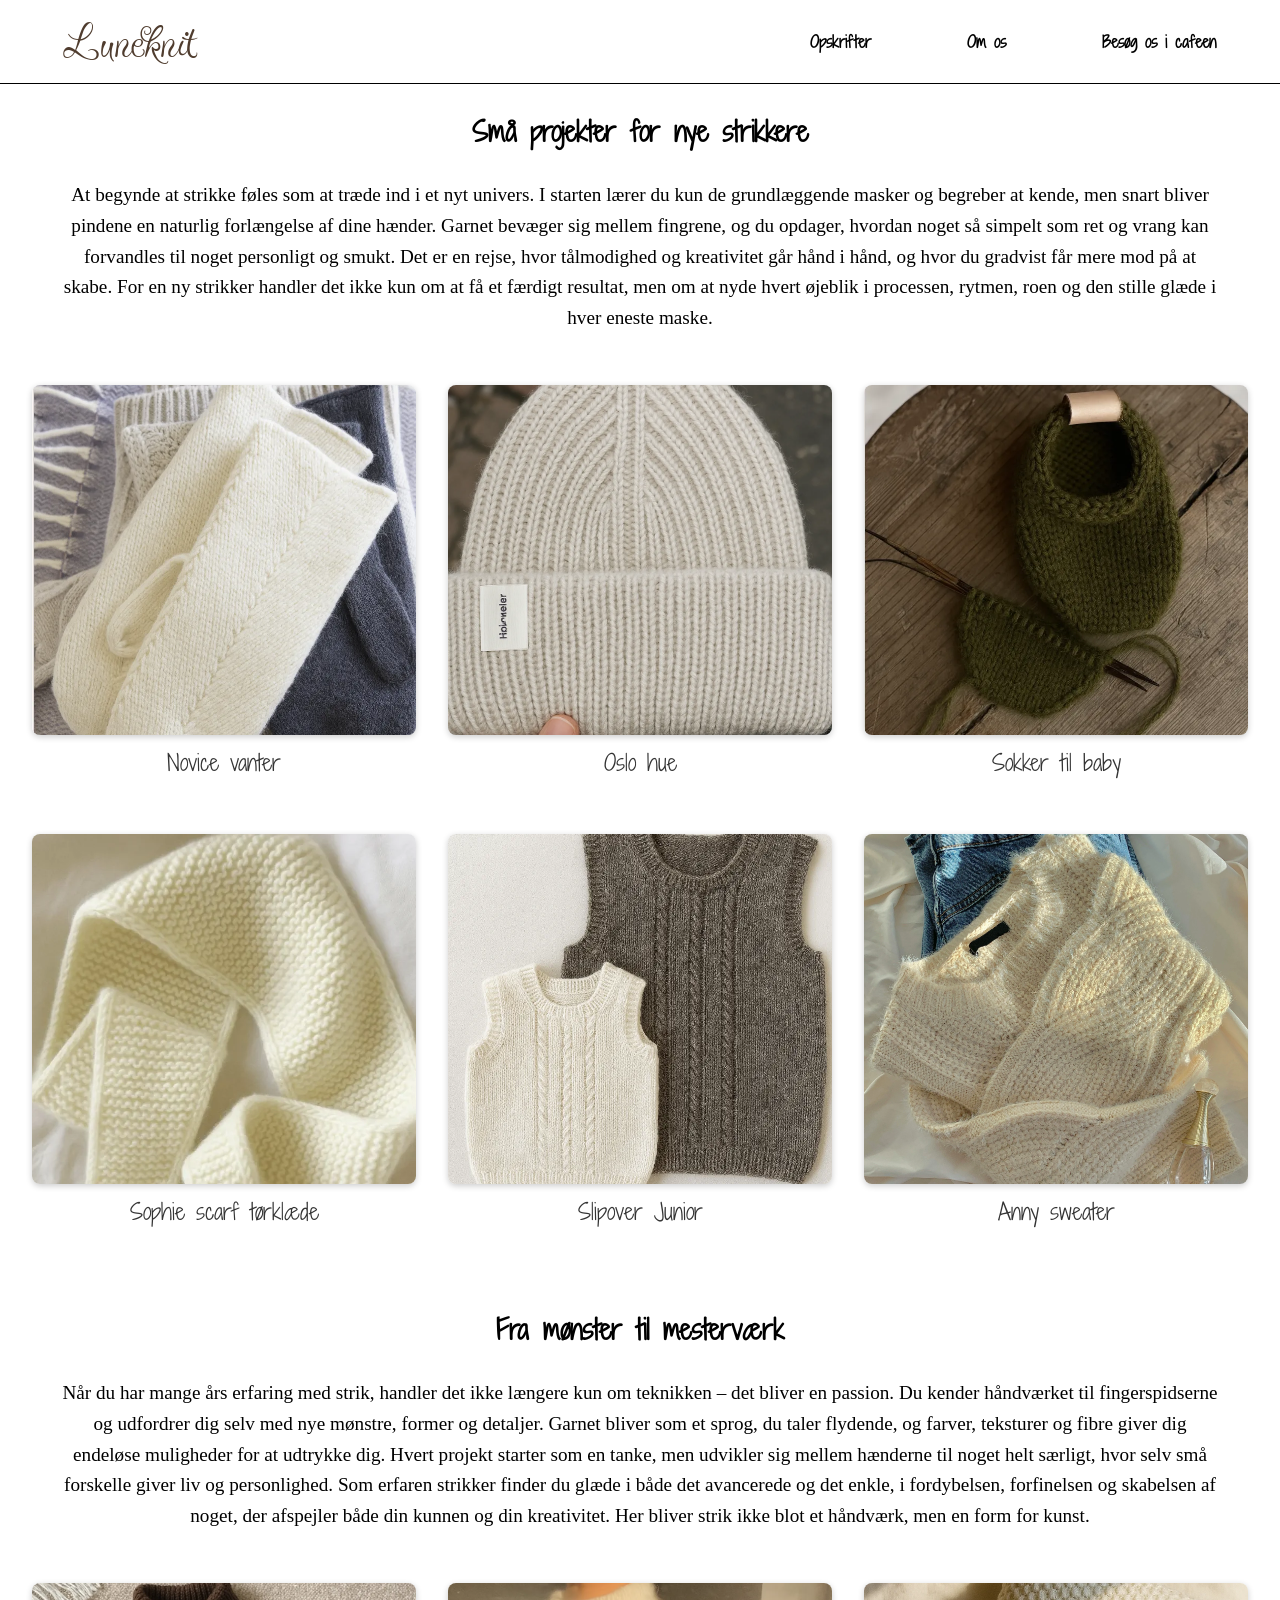
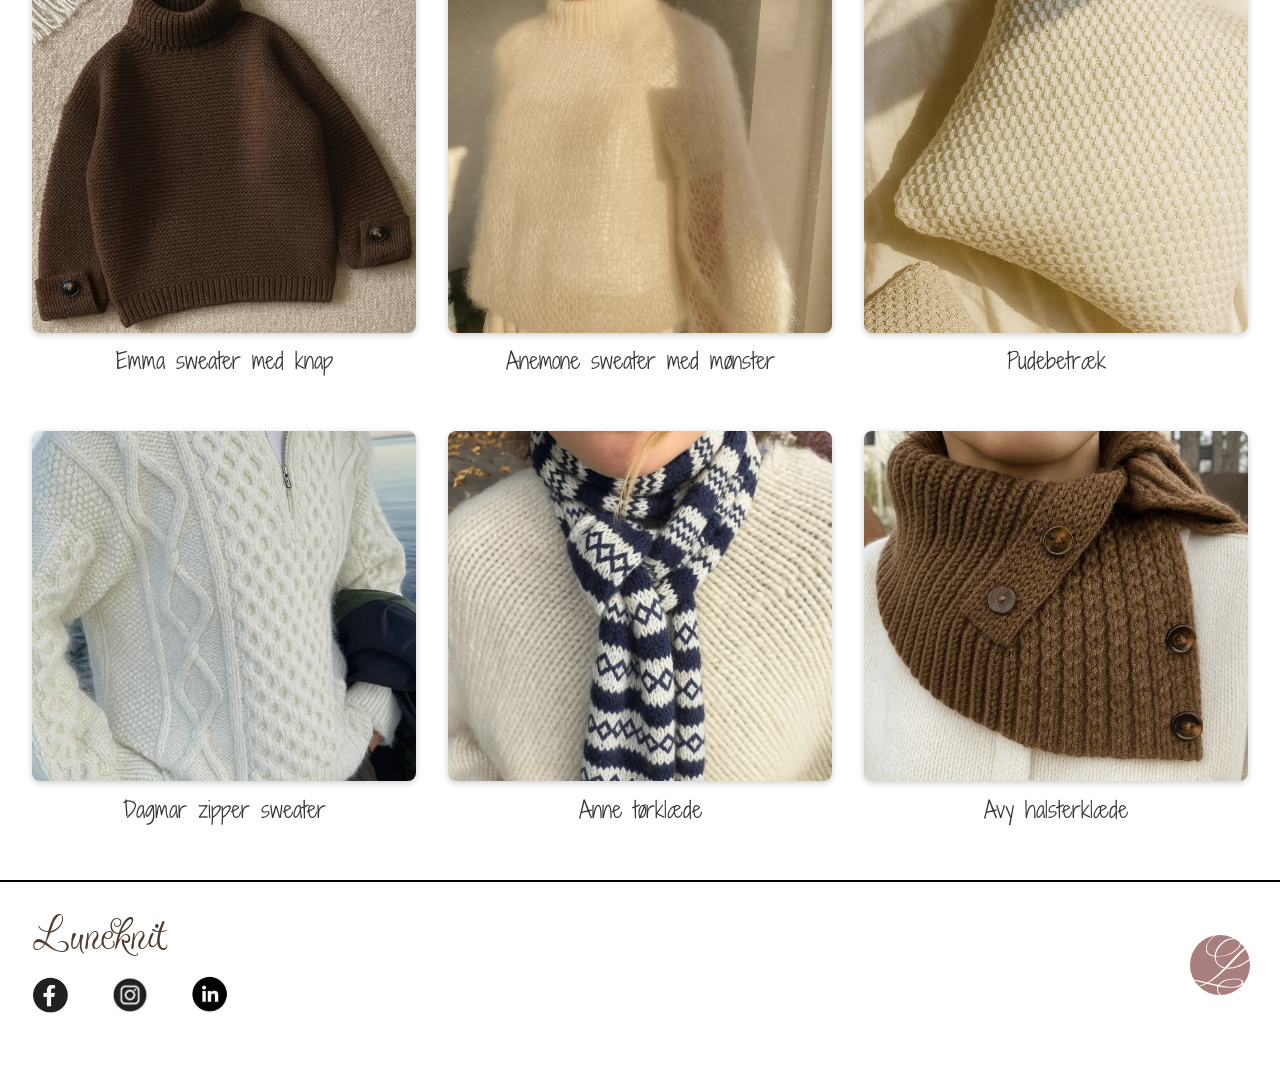
<file: Opskrifter.html>
<!DOCTYPE html>
<html lang="en">
  <head>
    <meta charset="UTF-8" />
    <meta name="viewport" content="width=device-width, initial-scale=1.0" />
    <title>Luneknit</title>
    <link rel="stylesheet" href="Css/General.css" />
    <link rel="stylesheet" href="Css/Layout.css" />
    <link rel="icon" type="image/svg" href="Billeder/favicon.svg" />
    <link rel="preconnect" href="https://fonts.googleapis.com" />
    <link rel="preconnect" href="https://fonts.gstatic.com" crossorigin />
    <link href="https://fonts.googleapis.com/css2?family=Puppies+Play&family=Shadows+Into+Light+Two&display=swap" rel="stylesheet" />
  </head>
  <body>
    <header class="header">
      <div class="header-container">
        <h1 class="logo">Luneknit</h1>
        <nav class="main-nav">
          <ul class="nav-links">
            <li class="dropdown">
              <a href="Opskrifter.html">Opskrifter</a>
              <ul class="dropdown-menu">
                <li><a href="Erfaren.html">Erfaren</a></li>
                <li><a href="Nybegynder.html">Nybegynder</a></li>
              </ul>
            </li>
            <li><a href="index.html">Om os</a></li>
            <li><a href="Besøg.html">Besøg os i cafeen</a></li>
          </ul>
        </nav>
      </div>
    </header>
    <main>
      <section class="Overskrift1 farve1">
        <h1>Små projekter for nye strikkere</h1>
        <p>
          At begynde at strikke føles som at træde ind i et nyt univers. I starten lærer du kun de grundlæggende masker og begreber at kende, men snart bliver pindene en naturlig forlængelse af dine hænder. Garnet bevæger sig mellem fingrene, og du
          opdager, hvordan noget så simpelt som ret og vrang kan forvandles til noget personligt og smukt. Det er en rejse, hvor tålmodighed og kreativitet går hånd i hånd, og hvor du gradvist får mere mod på at skabe. For en ny strikker handler det
          ikke kun om at få et færdigt resultat, men om at nyde hvert øjeblik i processen, rytmen, roen og den stille glæde i hver eneste maske.
        </p>
      </section>
      <section class="nybegynder-galleri farve1">
        <a href="Nybegynder.html" class="nybegynderopskrift">
          <img src="Billeder/vanter.webp" alt="Novice vanter" />
          <p>Novice vanter</p>
        </a>
        <a href="Nybegynder.html" class="nybegynderopskrift">
          <img src="Billeder/rigtighue.webp" alt="Oslo hue" />
          <p>Oslo hue</p>
        </a>
        <a href="Nybegynder.html" class="nybegynderopskrift">
          <img src="Billeder/sokker.webp" alt="Sokker til baby" />
          <p>Sokker til baby</p>
        </a>
        <a href="Nybegynder.html" class="nybegynderopskrift">
          <img src="Billeder/opskriftersophie.webp" alt="Sophie scarf tørklæde" />
          <p>Sophie scarf tørklæde</p>
        </a>
        <a href="Nybegynder.html" class="nybegynderopskrift">
          <img src="Billeder/børn.webp" alt="Slipover Junior" />
          <p>Slipover Junior</p>
        </a>
        <a href="Nybegynder.html" class="nybegynderopskrift">
          <img src="Billeder/pexels-solodsha-15667095_result.webp" alt="Anny sweater" />
          <p>Anny sweater</p>
        </a>
      </section>
      <section class="Overskrift2">
        <h2>Fra mønster til mesterværk</h2>
        <p>
          Når du har mange års erfaring med strik, handler det ikke længere kun om teknikken – det bliver en passion. Du kender håndværket til fingerspidserne og udfordrer dig selv med nye mønstre, former og detaljer. Garnet bliver som et sprog, du
          taler flydende, og farver, teksturer og fibre giver dig endeløse muligheder for at udtrykke dig. Hvert projekt starter som en tanke, men udvikler sig mellem hænderne til noget helt særligt, hvor selv små forskelle giver liv og personlighed.
          Som erfaren strikker finder du glæde i både det avancerede og det enkle, i fordybelsen, forfinelsen og skabelsen af noget, der afspejler både din kunnen og din kreativitet. Her bliver strik ikke blot et håndværk, men en form for kunst.
        </p>
      </section>
      <section class="erfaren-galleri">
        <a href="Erfaren.html" class="erfarenopskrift">
          <img src="Billeder/sweaterknap.webp" alt="Emma sweater med knap" />
          <p>Emma sweater med knap</p>
        </a>
        <a href="Erfaren.html" class="erfarenopskrift">
          <img src="Billeder/anemone.webp" alt="Anemone sweater med mønster" />
          <p>Anemone sweater med mønster</p>
        </a>
        <a href="Erfaren.html" class="erfarenopskrift">
          <img src="Billeder/pude.webp" alt="Pudebetræk" />
          <p>Pudebetræk</p>
        </a>
        <a href="Erfaren.html" class="erfarenopskrift">
          <img src="Billeder/hvidswet.webp" alt="Dagmar zipper sweater" />
          <p>Dagmar zipper sweater</p>
        </a>
        <a href="Erfaren.html" class="erfarenopskrift">
          <img src="Billeder/anneopskrifter.webp" alt="Anne tørklæde" />
          <p>Anne tørklæde</p>
        </a>
        <a href="Erfaren.html" class="erfarenopskrift">
          <img src="Billeder/brunhalsterklæde.webp" alt="Avy halsterklæde" />
          <p>Avy halsterklæde</p>
        </a>
      </section>
    </main>
    <footer class="footer2">
      <div class="footer-content">
        <h1 class="logo">Luneknit</h1>

        <div class="social-links">
          <a href="https://www.facebook.com/anily.start.3760/" target="_blank" rel="noopener noreferrer">
            <img src="Billeder/face.webp" alt="Facebook" />
          </a>
          <a href="https://www.instagram.com/petiteknit/" target="_blank" rel="noopener noreferrer">
            <img src="Billeder/insta.webp" alt="Instagram" />
          </a>
          <a href="https://www.linkedin.com/in/emily-start-a29264216/" target="_blank" rel=" noopener noreferrer">
            <img src="Billeder/linkedin.webp" alt="LinkedIn" />
          </a>
        </div>

        <img src="Billeder/favicon.svg" alt="Ekstra logo" class="extra-logo" />
      </div>
    </footer>
  </body>
</html>
</file>
<file: Css/General.css>
/* Desktop - Forside */
/* Menu layout */
.menu {
  display: flex;
  justify-content: space-between;
  align-items: center;
  gap: 5em;
  padding: 0.5em 1em 0 1em;
}

/* Navigation links */
header ul {
  background-color: rgb(255, 255, 255);
  display: flex;
  list-style: none;
  margin: 0;
  padding: 0;
}

.logo {
  padding-top: 0.3em;
}

.header-container {
  display: flex;
  justify-content: space-between;
  align-items: center;
  flex-wrap: wrap;
  max-width: 1200px;
  margin: 0 auto;
}

/* Link styling */
li {
  position: relative; /* nødvendig for dropdown */
  padding: 0.5em;
  margin: 0.5em;
  font-family: "Shadows Into Light Two", cursive;
  font-weight: 400;
  font-style: normal;
}

nav a {
  text-decoration: none;
  color: black;
  font-weight: bold;
  padding: 0.5em 0.5em;
  margin-left: 3em;
}

nav a:hover {
  background-color: #c7b3a6;
  border-radius: 5px;
}

/* Dropdown-menu */
.dropdown-menu {
  display: none;
  position: absolute;
  top: 100%;
  left: 0;
  background-color: #ffffff;
  box-shadow: 0 2px 6px rgba(0, 0, 0, 0.1);
  border-radius: 5px;
  z-index: 10;
  min-width: 160px;
  padding: 0;
}

.dropdown-menu li {
  margin: 0;
  padding: 0;
}

.dropdown-menu li a {
  display: block;
  padding: 0.5em 1em;
  margin: 0;
  white-space: nowrap;
  color: black;
  font-weight: bold;
}

.dropdown-menu li a:hover {
  background-color: #c7b3a6;
  border-radius: 0;
}

/* Vis dropdown ved hover */
.dropdown:hover .dropdown-menu {
  display: block;
}

h1 {
  font-family: "Puppies Play", cursive;
  font-weight: 500;
  font-style: normal;
  font-size: 4em;
  margin-left: 10px;
  margin-right: 5em;
}
img {
  width: 100%;
  max-width: 100%;
  height: auto;
  display: block;
  max-height: 500px;
  object-fit: cover;
}
.forside {
  position: relative;
  width: 100%;
  max-height: 500px;
  overflow: hidden;
}
.forside img {
  width: 100%;
  height: auto;
  display: block;
}
.forside-tekst {
  position: absolute;
  top: 50%;
  right: 5%;
  transform: translateY(-50%);
  font-size: 3em;
  color: white;
  text-align: right;
  font-weight: bold;
}
/* Fjerner margin og padding fra body og section */
body,
section {
  margin: 0;
  padding: 0;
}
.forside-slider {
  position: relative;
  width: 100vw;
  height: 60vh;
  margin: 0;
  overflow: hidden;
}
.slide {
  position: absolute;
  top: 0;
  left: 0;
  width: 100vw;
  height: 100vh;
  opacity: 0;
  visibility: hidden;
  transition: opacity 2s ease-in-out, visibility 2s ease-in-out;
  z-index: 0;
}
.slide.active {
  opacity: 1;
  visibility: visible;
  z-index: 1;
}
.slide img {
  width: 100vw;
  height: 100vh;
  object-fit: cover;
  display: block;
}
.forside-tekst {
  position: absolute;
  top: 50%;
  right: 5%;
  transform: translateY(-50%);
  font-size: 3em;
  color: white;
  text-align: right;
  font-weight: bold;
  opacity: 0;
  transition: opacity 2s ease-in-out;
}
.slide.active .forside-tekst {
  opacity: 1;
}
h2,
h3 {
  font-family: "Shadows Into Light Two", cursive;
  font-weight: 400;
  font-style: normal;
  align-items: center;
  margin: 0.5em;
}
.center-container {
  display: flex;
  flex-direction: column;
  align-items: center;
  text-align: center;
  margin-top: 0.7em;
}
.kategori {
  text-align: center;
  text-decoration: none;
  color: #333;
  width: 200px;
}
.kategori img {
  width: 500%;
  height: 300px;
  object-fit: cover;
  border-radius: 8px;
  box-shadow: 0 2px 6px rgba(0, 0, 0, 0.2);
  transition: transform 0.3s ease;
}
.design-kategorier img {
  display: flex;
  flex-direction: column;
  align-items: center;
  text-align: center;
}
.kategori img:hover {
  transform: scale(1.03);
}
.kategori h3 {
  margin-top: 0.5em;
  font-family: "Shadows Into Light Two", cursive;
  font-size: 1em;
}
.billede-række img {
  width: 100%;
  height: 100vh;
  object-fit: cover;
  display: block;
}
.blok {
  display: flex;
  align-items: center;
  justify-content: space-between;
  margin: 0;
  flex-wrap: wrap; /* gør det mobilvenligt */
}
.blok .tekst {
  flex: 1;
  padding: 1em 2em;
}
.blok .tekst h2 {
  font-family: "Shadows Into Light Two", cursive;
  font-size: 1.5em;
  font-weight: 600;
  color: #333;
}
.blok .billede {
  flex: 1;
  max-width: 600px;
  padding: 1em;
  justify-content: flex-end;
}
.blok .billede img {
  width: 100%;
  height: auto;
  object-fit: cover;
  border-radius: 8px;
  box-shadow: 0 2px 6px rgba(0, 0, 0, 0.2);
  transition: transform 0.3s ease;
}
.blok .billede img:hover {
  transform: scale(1.03);
}
.cta-sektion {
  text-align: center;
  padding: 2em;
}

.cta-sektion h2 {
  font-size: 2em;
  font-family: "Shadows Into Light Two", cursive;
  margin-bottom: 0.5em;
}

.cta-sektion h3 a {
  font-size: 1em;
  font-family: "Shadows Into Light Two", cursive;
  text-decoration: none;
  color: white;
  background-color: #4f3c2e;
  padding: 0.5em 1em;
  border-radius: 6px;
  display: inline-block;
  transition: background-color 0.3s ease;
}
.cta-sektion h3 a:hover {
  background-color: #c7b3a6;
}
.billede img {
  object-fit: cover;
  display: block;
}
.tekst {
  display: flex;
  flex-direction: column;
  justify-content: flex-start;
  align-items: center;
  padding: 6em 2em 2em 2em;
  text-align: center;
  font-family: "Shadows Into Light Two", cursive;
  font-size: 2em;
  color: black;
}
.billede {
  margin: 0;
  padding: 0;
}
.billede img {
  object-fit: cover;
  display: block;
  margin: 0;
  padding: 0;
  border: none;
}
.instagram-knap {
  font-size: 1em;
  font-family: "Shadows Into Light Two", cursive;
  text-decoration: none;
  color: white;
  background-color: #4f3c2e;
  padding: 0;
  border-radius: 6px;
  display: inline-block;
  transition: background-color 0.3s ease;
  margin-top: 20px;
  margin-bottom: 10px;
}
.instagram-knap:hover {
  background-color: #c7b3a6;
}

.billed-galleri img {
  width: 100%;
  height: 100%;
  object-fit: cover;
  display: block;
}
.footer {
  padding: 10px 10px;
  background-color: #ffffff;
  border-top: 2px solid #000;
}
.footer-container {
  display: flex;
  justify-content: space-between;
  align-items: center;
  max-width: 1000px;
  margin: 0 auto;
}
.logo {
  font-family: "Shadows Into Light Two", cursive;
  color: #4f3c2e;
  margin: 0;
  font-family: "Puppies Play", cursive;
  font-weight: 500;
  font-style: normal;
  margin-right: 20px;
  margin-top: -10px;
  margin-left: 25px;
  margin-bottom: 10px;
}
.social-links {
  display: flex;
  gap: 20px;
}
.social-links img {
  width: 40px;
  height: 40px;
  border-radius: 50%;
  transition: transform 0.3s ease;
  margin-left: 20px;
  margin-top: 0;
  margin-bottom: 0;
}
.social-links img:hover {
  transform: scale(1.1);
}
.right-logo img {
  width: 20px;
  height: auto;
  margin-left: auto;
}
.extra-logo {
  width: 60px;
  height: auto;
  margin-left: auto;
  vertical-align: middle;
  position: relative;
  top: -80px;
  margin-right: 20px;
  margin-top: 0;
  margin-bottom: 0;
}
/* Desktop - Forside  */

/* Desktop - Opskrifter side 2 */

.Overskrift1 {
  width: 100%;
  padding: 0;
  text-align: center;
}
/* .farve1 {
  background-color: rgb(217, 198, 176);
} */
.Overskrift1 h1 {
  font-family: "Shadows Into Light Two", cursive;
  font-size: 1.7em;
  font-weight: 600; /* gør den tykkere */
  color: rgb(0, 0, 0);
  margin: 0 auto;
  text-align: center;
  padding-top: 1em;
  border-top: 1px solid #000;
}
.Overskrift1 p {
  font-size: 1.2em;
  line-height: 1.6;
  padding-top: 0.5em;
  text-align: center;
  padding-left: 3em;
  padding-right: 3em;
}
.Overskrift2 h2 {
  font-family: "Shadows Into Light Two", cursive;
  font-size: 1.7em;
  font-weight: 600; /* gør den tykkere */
  color: rgb(0, 0, 0);
  margin: 0 auto;
  text-align: center;
  padding-top: 1em;
}
.Overskrift2 p {
  font-size: 1.2em;
  line-height: 1.6;
  padding-top: 0.5em;
  text-align: center;
  padding-left: 3em;
  padding-right: 3em;
}
.nybegynderopskrift {
  text-decoration: none;
  color: #333;
  text-align: center;
}
.nybegynderopskrift img {
  width: 100%;
  height: 350px;
  object-fit: cover;
  border-radius: 8px;
  box-shadow: 0 2px 6px rgba(0, 0, 0, 0.2);
  transition: transform 0.3s ease;
}
.nybegynderopskrift img:hover {
  transform: scale(1.03);
}
.nybegynderopskrift p {
  margin-top: 0.5em;
  font-size: 1em;
  font-family: "Shadows Into Light Two", cursive;
  text-decoration: none;
}
.nybegynder-galleri {
  font-weight: normal;
}
.nybegynder-galleri p {
  font-size: 1.4em;
}
.erfarenopskrift {
  text-decoration: none;
  color: #333;
  text-align: center;
}
.erfarenopskrift img {
  width: 100%;
  height: 350px;
  object-fit: cover;
  border-radius: 8px;
  box-shadow: 0 2px 6px rgba(0, 0, 0, 0.2);
  transition: transform 0.3s ease;
}
.erfarenopskrift img:hover {
  transform: scale(1.03);
}
.erfarenopskrift p {
  margin-top: 0.5em;
  font-size: 1em;
  font-family: "Shadows Into Light Two", cursive;
  text-decoration: none;
}
.erfaren-galleri p {
  font-size: 1.4em;
}
.footer2 {
  padding: 10px;
  background-color: #ffffff;
  border-top: 2px solid #000;
  font-weight: 200;
}
/* Desktop - Opskrifter side 2 */

/* Desktop - Nybegynder */
.sophie-scarf {
  display: flex;
  flex-wrap: wrap;
  gap: 2em;
  padding: 2em;
  box-sizing: border-box;
  align-items: flex-start;
}

/* Venstre side med billeder */
.sophiebilleder {
  flex: 1;
  min-width: 300px;
}

.stor-billede {
  width: 100%;
  height: 430px;
  border-radius: 8px;
  margin-bottom: 1em;
  box-shadow: 0 2px 6px rgba(0, 0, 0, 0.2);
}
.billede-galleri-sophie img {
  width: 100%;
  height: 205px;
  object-fit: cover;
  border-radius: 6px;
  box-shadow: 0 1px 4px rgba(0, 0, 0, 0.1);
  display: block;
}

/* Tekstblok */
.Overskrift3 {
  flex: 1;
  min-width: 300px;
  font-family: "Shadows Into Light Two", cursive;
  padding: 1em;
  background-color: #fdfaf7;
  border-radius: 8px;
  box-shadow: 0 2px 6px rgba(0, 0, 0, 0.1);
}

.Overskrift3 h2 {
  font-size: 2em;
  margin-bottom: 0.5em;
  color: #4f3c2e;
  margin-left: 0.2em;
}

.Overskrift3 h3 {
  font-size: 1.4em;
  margin-bottom: 0.5em;
  color: #6b4f3b;
}
.Overskrift3 p {
  font-size: 1.2em;
  line-height: 1.8;
  color: #333;
  white-space: pre-line;
}
.strikkeopskrift {
  background-color: #fdfaf7;
  padding: 60px 20px;
  text-align: center;
  border-radius: 8px;
  box-shadow: 0 2px 6px rgba(0, 0, 0, 0.1);
  margin-left: 1.5em;
  margin-right: 1.5em;
  margin-bottom: 1em;
}

.strikkeopskrift h2 {
  font-size: 28px;
  color: #725040; /* mørkere brun */
  margin-bottom: 30px;
}

.strikkeopskrift p {
  font-size: 19px;
  line-height: 1.7;
  color: #3e2f1c;
  max-width: 800px;
  margin: 0 auto;
  white-space: pre-line;
}

/* Desktop - Erfaren */
.anemonesweater {
  display: flex;
  flex-wrap: wrap;
  gap: 2em;
  padding: 2em;
  box-sizing: border-box;
  align-items: flex-start;
}

/* Venstre side med billeder */
.anemonebilleder {
  flex: 1;
  min-width: 300px;
}

.stor-billede {
  width: 100%;
  height: 475px;
  border-radius: 8px;
  margin-bottom: 1em;
  box-shadow: 0 2px 6px rgba(0, 0, 0, 0.2);
}
.billede-galleri-anemone img {
  width: 100%;
  height: 200px;
  object-fit: cover;
  border-radius: 6px;
  box-shadow: 0 1px 4px rgba(0, 0, 0, 0.1);
  display: block;
}

/* Tekstblok */
.Overskrift4 {
  flex: 1;
  min-width: 300px;
  font-family: "Shadows Into Light Two", cursive;
  padding: 1em;
  background-color: #fdfaf7;
  border-radius: 8px;
  box-shadow: 0 2px 6px rgba(0, 0, 0, 0.1);
}

.Overskrift4 h2 {
  font-size: 2em;
  margin-bottom: 0.5em;
  color: #624d3e;
  margin-left: 0.2em;
}

.Overskrift4 h3 {
  font-size: 1.4em;
  margin-bottom: 0.5em;
  color: #6b4f3b;
}

.Overskrift4 p {
  font-size: 1.1em;
  line-height: 1.7;
  color: #333;
  white-space: pre-line;
}
.materialer-section {
  padding: 3em 2em;
  box-sizing: border-box;
  background-color: #a79488;
  padding: 60px 20px;
  text-align: center;
  border-radius: 8px;
  box-shadow: 0 2px 6px rgba(0, 0, 0, 0.1);
  margin-left: 1.5em;
  margin-right: 1.5em;
  margin-bottom: 1em;
}

.materialer-tekst {
  max-width: 600px;
  margin-left: 2em; /* luft til venstre kant */
  color: #ffffff;
}

.materialer-tekst h2 {
  font-size: 2em;
  margin-bottom: 1em;
}

.materialer-tekst ul {
  list-style-type: disc;
  padding-left: 1.5em;
  font-size: 1.1em;
  line-height: 1.8;
}

.materialer-tekst ul ul {
  list-style-type: circle;
  padding-left: 1.5em;
  margin-top: 0.5em;
}

/* Desktop - Besøg */

.garn-info {
  font-size: 2em;
  color: #624d3e;
  background-color: #fdfaf7;
  padding: 60px 20px;
  text-align: center;
  border-radius: 8px;
  box-shadow: 0 2px 6px rgba(0, 0, 0, 0.1);
  margin-left: 1.5em;
  margin-right: 1.5em;
  margin-bottom: 1em;
}
.garn-info h2,
h4 {
  font-size: 1.5rem;
  margin-bottom: 1rem;
  font-weight: normal;
  font-family: "Shadows Into Light Two", cursive;
}
.garn-info p {
  font-size: 1.2rem;
  line-height: 1.6;
}
.farver-info {
  font-size: 2em;
  color: #4a4038;
  background-color: #b1a394;
  padding: 60px 20px;
  text-align: center;
  border-radius: 8px;
  box-shadow: 0 2px 6px rgba(0, 0, 0, 0.1);
  margin-left: 1.5em;
  margin-right: 1.5em;
  margin-bottom: 1em;
}
.farver-info h3 {
  font-size: 1.5rem;
  margin-bottom: 1rem;
  font-weight: normal;
  font-family: "Shadows Into Light Two", cursive;
}
.farver-info p {
  font-size: 1.2rem;
  line-height: 1.6;
}
.garn-række a {
  display: block;
}
.garn-række img {
  width: 100%;
  height: 200px;
  object-fit: cover;
  border-radius: 8px;
  display: block;
  margin-left: 1em;
}
.billede.garn {
  width: 100%;
  margin: 0;
  padding: 0;
  text-align: center;
  font-family: "Georgia", serif;
}
.garn-række img {
  width: 100%;
  height: 200px;
  object-fit: cover;
  border-radius: 8px;
  display: block;
}
.garnbillede img {
  max-width: 100%;
  border-radius: 8px;
  box-shadow: 0 0 10px rgba(0, 0, 0, 0.1);
  margin-bottom: 2em;
}

/* Besøg */

.strikkecafe-layout {
  font-size: 2em;
  color: #4a4038;
  background-color: #b1a394;
  padding: 60px 20px;
  text-align: center;
  border-radius: 8px;
  box-shadow: 0 2px 6px rgba(0, 0, 0, 0.1);
  margin-left: 1.5em;
  margin-right: 1.5em;
  margin-bottom: 1em;
  display: block; /* sørger for at tekst og billede ligger i blokke */
}

/* Tekstsektion */
.strikkecafe-tekst {
  color: #4a4038;
  justify-content: center;
}

.strikkecafe-tekst h2 {
  margin-top: 2em;
  font-size: 1.2rem;
  font-weight: normal;
  margin-right: -3em;
}

.strikkecafe-tekst h3 {
  margin-top: 2em;
  font-size: 1.2rem;
  font-weight: normal;
  margin-right: -3em;
  padding-top: 2em;
}

.strikkecafe-tekst p {
  font-size: 1.2rem;
  line-height: 1.6;
  margin-bottom: 1em;
  margin-right: -3.7em;
}

.billede-cafe {
  display: flex;
  justify-content: center;
  align-items: center;
  margin-top: -2.5em;
  margin-bottom: -5em;
}

.billede-cafe img {
  width: 500px;
  max-width: 400px;
  box-shadow: 0 0 8px rgba(0, 0, 0, 0.1);
  margin: 2em auto;
  margin-top: 6em;
}

/* Billeder til venstre */

.kage-strik-billede {
  margin-bottom: 2em;
  margin-top: 0.7em;
}
/* Tekst til højre */
.tekst-højre {
  color: #624d3e;
  font-size: 1.1em;
  line-height: 1.6;
  display: flex;
  flex-direction: column;
  justify-content: flex-start;
}

.tekst-højre h3 {
  margin-top: 5em;
  font-size: 1.2rem;
  font-weight: normal;
}

.tekst-højre p {
  font-size: 1.2rem;
  line-height: 1.6;
  margin-bottom: 4em;
}

@media screen and (max-width: 768px) {
  .forside-tekst {
    top: 30% !important; /* rykker teksten op på mobil */
    transform: translateY(-20%) !important;
    font-size: 2em !important;
    text-align: center;
    right: 0;
    left: 0;
    margin: 0 auto;
    width: fit-content;
  }
  ul {
    display: flex;
    flex-direction: column;
    margin: 0;
    padding: 0;
  }
  .blok {
    flex-direction: column;
    text-align: center;
  }
  .blok .tekst {
    padding: 1em;
    font-size: 1em;
  }
  .blok .tekst h2 {
    font-size: 0.5em; /* mindre tekst på mobil */
  }
  .blok .billede {
    padding: 1em;
    display: flex;
    justify-content: center; /* centrerer billedet på mobil */
    /* margin-right: 0; fjerner højre-margin */
  }
  .blok .billede img {
    max-width: 100%;
    height: auto;
  }

  .forside-tekst {
    font-size: 2em;
    top: 45%;
    right: 10%;
    transform: translateY(-45%);
    text-align: center;
  }
  .tekst {
    font-size: 1em;
    padding: 3em 1em 1em 1em;
  }
  .extra-logo img {
    font-size: 0.2em;
    padding-top: 1px;
  }

  .bund-sektion {
    flex-direction: column;
  }

  .tekst-højre {
    order: 1; /* tekst først */
    text-align: center;
    margin-top: 4em;
  }

  .billeder-venstre {
    order: 2; /* billeder bagefter */
    align-items: center;
    margin-top: -5em;
    margin-right: 5em;
  }

  .billeder-venstre img {
    max-width: 330px;
    height: 300px;
  }
}
</file>
<file: Css/Layout.css>
.design-kategorier {
  display: grid;
  grid-template-columns: repeat(3, 1fr); /* 3 lige store kolonner */
  gap: 2em;
  padding: 2em;
  justify-items: center;
}

.billede-række {
  display: grid;
  grid-template-columns: 1fr 1fr; /* to lige store kolonner */
  width: 100vw; /* fylder hele skærmen */
  margin: 0;
  padding: 0;
}
.blok {
  display: grid;
  grid-template-columns: 1fr 1fr;
  margin: 0;
  padding: 0;
  gap: 0;
}
.image-grid {
  display: grid;
  grid-template-columns: repeat(5, 1fr);
  gap: 10px;
  padding: 15px;
}
.image-grid img {
  width: 100%;
  height: 200px;
  object-fit: cover;
  border-radius: 8px;
}
.nybegynder-galleri {
  display: grid;
  grid-template-columns: repeat(3, 1fr); /* 3 kolonner */
  gap: 2em;
  padding: 2em;
}
.erfaren-galleri {
  display: grid;
  grid-template-columns: repeat(3, 1fr); /* 3 kolonner */
  gap: 2em;
  padding: 2em;
}
.billede-galleri-sophie {
  display: grid;
  grid-template-columns: repeat(3, 1fr); /* 3 billeder pr. række */
  grid-template-rows: repeat(2, auto); /* 2 rækker */
  gap: 0.5em;
  width: 100%;
  box-sizing: border-box;
}
.billede-galleri-anemone {
  display: grid;
  grid-template-columns: repeat(3, 1fr); /* 3 billeder pr. række */
  grid-template-rows: repeat(2, auto); /* 2 rækker */
  gap: 0.5em;
  width: 100%;
  box-sizing: border-box;
}
.garn-række {
  display: grid;
  grid-template-columns: repeat(5, 1fr);
  gap: 1rem;
  max-width: 1200px;
  margin: 2rem auto;
  padding: 0 2rem;
}

/* besøg */
.strikkecafe {
  display: grid;
  grid-template-columns: 1fr 1fr;
  gap: 1.5em;
  align-items: start;
  width: 100%;
}

.bund-sektion {
  display: grid;
  grid-template-columns: 1fr 1fr;
  gap: 2em;
  align-items: start;
  max-width: 1000px;
  margin: 2em auto;
  padding: 0 1em;
}

/* Billeder venstre */
.billeder-venstre {
  display: grid;
  grid-template-columns: 1fr 1fr;
  gap: 2em;
  padding-top: 2em;
  padding-right: 2em;
  width: 100%; /* Fylder hele sin kolonne */
}

@media screen and (max-width: 769px) {
  .design-kategorier {
    display: block;
    grid-template-columns: repeat(3, 1fr);
    gap: 2em;
    justify-items: center;
  }

  .strikkecafe {
    display: block;
    grid-template-columns: 1fr 1fr;
    align-items: start;
  }
  .strikkecafe-tekst {
    padding-right: 2.3em;
  }
  .billeder-venstre {
    display: block;
    grid-template-columns: 1fr 1fr;
    /* grid-template-columns: repeat(auto-fit, minmax(280px, 1fr)); */
    gap: 2em;
    /* justify-items: center; */
    width: 500%;
    height: 500%;
    padding-top: 2em;
    padding-right: 2em;
  }
  .bund-sektion {
    display: block;
    grid-template-columns: 1fr 1fr;
    gap: 2em;
    align-items: start;
    max-width: 1000px;
    margin: 2em auto;
  }
}
</file>
